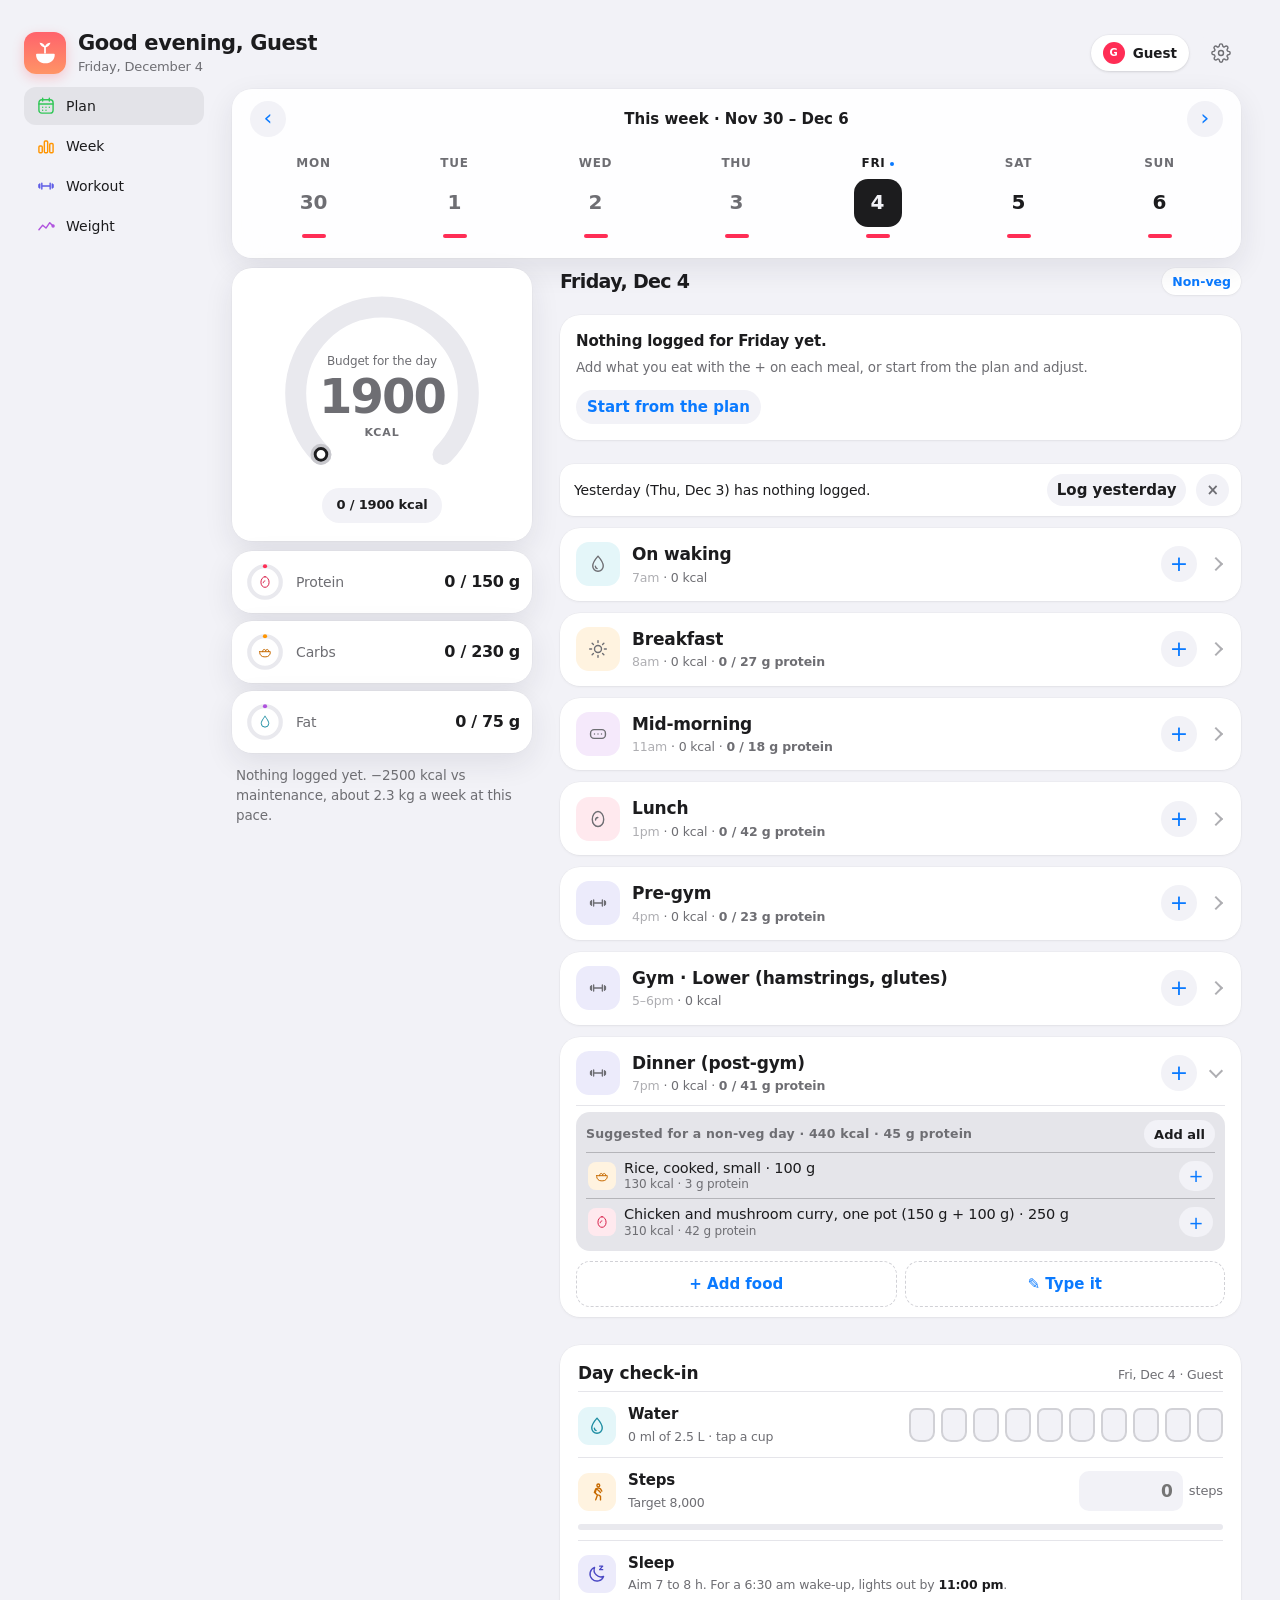
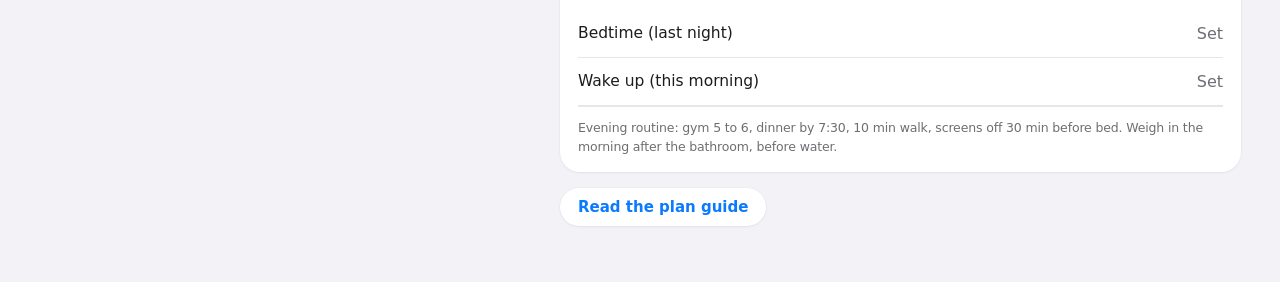
<file: index.html>
<!DOCTYPE html>
<html lang="en">
<head>
<meta charset="utf-8">
<meta name="viewport" content="width=device-width, initial-scale=1, viewport-fit=cover">
<title>Meal Planner</title>
<meta name="theme-color" content="#f2f2f7" id="themeColor">
<meta name="apple-mobile-web-app-capable" content="yes">
<meta name="apple-mobile-web-app-status-bar-style" content="default">
<meta name="format-detection" content="telephone=no">
<meta name="apple-mobile-web-app-title" content="Meal Planner">
<link rel="manifest" href="manifest.json">
<link rel="icon" href="favicon.ico?v=2" sizes="48x48">
<link rel="icon" href="favicon.svg?v=2" type="image/svg+xml">
<link rel="icon" href="favicon-32.png?v=2" sizes="32x32" type="image/png">
<link rel="apple-touch-icon" href="apple-touch-icon.png?v=2">
<link rel="apple-touch-startup-image" href="splash/1320x2868-light.png?v=2" media="(device-width: 440px) and (device-height: 956px) and (-webkit-device-pixel-ratio: 3) and (prefers-color-scheme: light)">
<link rel="apple-touch-startup-image" href="splash/1320x2868-dark.png?v=2" media="(device-width: 440px) and (device-height: 956px) and (-webkit-device-pixel-ratio: 3) and (prefers-color-scheme: dark)">
<link rel="apple-touch-startup-image" href="splash/1206x2622-light.png?v=2" media="(device-width: 402px) and (device-height: 874px) and (-webkit-device-pixel-ratio: 3) and (prefers-color-scheme: light)">
<link rel="apple-touch-startup-image" href="splash/1206x2622-dark.png?v=2" media="(device-width: 402px) and (device-height: 874px) and (-webkit-device-pixel-ratio: 3) and (prefers-color-scheme: dark)">
<link rel="apple-touch-startup-image" href="splash/1290x2796-light.png?v=2" media="(device-width: 430px) and (device-height: 932px) and (-webkit-device-pixel-ratio: 3) and (prefers-color-scheme: light)">
<link rel="apple-touch-startup-image" href="splash/1290x2796-dark.png?v=2" media="(device-width: 430px) and (device-height: 932px) and (-webkit-device-pixel-ratio: 3) and (prefers-color-scheme: dark)">
<link rel="apple-touch-startup-image" href="splash/1179x2556-light.png?v=2" media="(device-width: 393px) and (device-height: 852px) and (-webkit-device-pixel-ratio: 3) and (prefers-color-scheme: light)">
<link rel="apple-touch-startup-image" href="splash/1179x2556-dark.png?v=2" media="(device-width: 393px) and (device-height: 852px) and (-webkit-device-pixel-ratio: 3) and (prefers-color-scheme: dark)">
<link rel="apple-touch-startup-image" href="splash/1170x2532-light.png?v=2" media="(device-width: 390px) and (device-height: 844px) and (-webkit-device-pixel-ratio: 3) and (prefers-color-scheme: light)">
<link rel="apple-touch-startup-image" href="splash/1170x2532-dark.png?v=2" media="(device-width: 390px) and (device-height: 844px) and (-webkit-device-pixel-ratio: 3) and (prefers-color-scheme: dark)">
<link rel="apple-touch-startup-image" href="splash/1125x2436-light.png?v=2" media="(device-width: 375px) and (device-height: 812px) and (-webkit-device-pixel-ratio: 3) and (prefers-color-scheme: light)">
<link rel="apple-touch-startup-image" href="splash/1125x2436-dark.png?v=2" media="(device-width: 375px) and (device-height: 812px) and (-webkit-device-pixel-ratio: 3) and (prefers-color-scheme: dark)">
<link rel="apple-touch-startup-image" href="splash/1242x2688-light.png?v=2" media="(device-width: 414px) and (device-height: 896px) and (-webkit-device-pixel-ratio: 3) and (prefers-color-scheme: light)">
<link rel="apple-touch-startup-image" href="splash/1242x2688-dark.png?v=2" media="(device-width: 414px) and (device-height: 896px) and (-webkit-device-pixel-ratio: 3) and (prefers-color-scheme: dark)">
<link rel="apple-touch-startup-image" href="splash/1242x2208-light.png?v=2" media="(device-width: 414px) and (device-height: 736px) and (-webkit-device-pixel-ratio: 3) and (prefers-color-scheme: light)">
<link rel="apple-touch-startup-image" href="splash/1242x2208-dark.png?v=2" media="(device-width: 414px) and (device-height: 736px) and (-webkit-device-pixel-ratio: 3) and (prefers-color-scheme: dark)">
<link rel="apple-touch-startup-image" href="splash/828x1792-light.png?v=2" media="(device-width: 414px) and (device-height: 896px) and (-webkit-device-pixel-ratio: 2) and (prefers-color-scheme: light)">
<link rel="apple-touch-startup-image" href="splash/828x1792-dark.png?v=2" media="(device-width: 414px) and (device-height: 896px) and (-webkit-device-pixel-ratio: 2) and (prefers-color-scheme: dark)">
<link rel="apple-touch-startup-image" href="splash/750x1334-light.png?v=2" media="(device-width: 375px) and (device-height: 667px) and (-webkit-device-pixel-ratio: 2) and (prefers-color-scheme: light)">
<link rel="apple-touch-startup-image" href="splash/750x1334-dark.png?v=2" media="(device-width: 375px) and (device-height: 667px) and (-webkit-device-pixel-ratio: 2) and (prefers-color-scheme: dark)">
<link rel="icon" type="image/png" sizes="192x192" href="icon-192.png?v=2">
<link rel="stylesheet" href="app.css?v=87">
</head>
<body>
<div id="boot" aria-hidden="true"><div class="boot-logo"><svg viewBox="0 0 512 512" fill="#fff" aria-hidden="true"><path d="M80 272h352a16 16 0 0 1 16 16c0 95-77 172-184 172S80 383 80 288a16 16 0 0 1 16-16z"/><rect x="239" y="118" width="34" height="150" rx="10"/><path d="M256 150c-50-6-94-44-108-96 52 0 96 28 108 76z"/><path d="M256 150c50-6 94-44 108-96-52 0-96 28-108 76z"/></svg></div><div class="boot-name">Meal Planner</div></div>
<div id="landing" hidden>
  <div class="ld-in">
    <div class="ld-brand"><span class="ld-logo"><svg viewBox="0 0 512 512" fill="#fff" aria-hidden="true"><path d="M80 272h352a16 16 0 0 1 16 16c0 95-77 172-184 172S80 383 80 288a16 16 0 0 1 16-16z"/><rect x="239" y="118" width="34" height="150" rx="10"/><path d="M256 150c-50-6-94-44-108-96 52 0 96 28 108 76z"/><path d="M256 150c50-6 94-44 108-96-52 0-96 28-108 76z"/></svg></span><b>Meal Planner</b></div>
    <h1>Eat on target, as a household.</h1>
    <p class="ld-sub">Log meals, water, sleep and weight on your phone. A calorie and protein gauge for each person, meal suggestions that respect veg days, and one place where the family can see how everyone is doing.</p>
    <div class="ld-cta"><button class="btn pri" id="ldDemo">Try the demo</button><button class="btn" id="ldLogin">Sign in</button><button class="btn q" id="ldSignup">I have an invite</button></div>
    <p class="ld-sub ld-note">Accounts are by invitation. Households run on their own server copy; the source is public if you want to host yours.</p>
    <div class="ld-cards">
      <div class="ld-card"><span class="rico c-green"><svg viewBox="0 0 24 24"><path d="M4 12.5l5 5 11-11"/></svg></span><b>Protein first</b><span>Every meal shows calories and protein against your own targets, with portion chips for pieces, cups and grams.</span></div>
      <div class="ld-card"><span class="rico c-orange"><svg viewBox="0 0 24 24"><path d="M12 3.5c-4 4-6 7-6 10a6 6 0 0 0 12 0c0-3-2-6-6-10z"/></svg></span><b>Veg days, your way</b><span>Mark the days you eat vegetarian and the suggestions follow: eggs, paneer, soya, tofu or chicken as the day allows.</span></div>
      <div class="ld-card"><span class="rico c-blue"><svg viewBox="0 0 24 24"><circle cx="9" cy="8" r="3.2"/><circle cx="16.5" cy="9.5" r="2.6"/><path d="M3.5 19c.6-3.2 2.8-5 5.5-5s4.9 1.8 5.5 5M14.5 18.5c.4-2.2 1.6-3.6 3.3-3.8 1.3-.1 2.4.6 3 1.8"/></svg></span><b>Household, not accounts</b><span>Invite family by e-mail. Each person logs their own; the household owner can see and help with everyone's.</span></div>
      <div class="ld-card"><span class="rico c-gray"><svg viewBox="0 0 24 24"><rect x="5" y="10.5" width="14" height="10" rx="2.5"/><path d="M8 10.5V7.5a4 4 0 0 1 8 0v3"/></svg></span><b>Private by design</b><span>No ads, no tracking, no selling data. Export everything as a spreadsheet or delete your account in one tap.</span></div>
    </div>
    <div class="ld-foot"><a href="privacy.html">Privacy</a> · <a href="https://github.com/krishtechie/meal-plan-security" rel="noopener">Source on GitHub</a> · <span id="ldVer"></span></div>
  </div>
</div>
<div class="app">
  <header class="hdr">
    <div class="brand"><div class="logo" aria-hidden="true"><svg viewBox="0 0 512 512" fill="#fff" aria-hidden="true"><path d="M80 272h352a16 16 0 0 1 16 16c0 95-77 172-184 172S80 383 80 288a16 16 0 0 1 16-16z"/><rect x="239" y="118" width="34" height="150" rx="10"/><path d="M256 150c-50-6-94-44-108-96 52 0 96 28 108 76z"/><path d="M256 150c50-6 94-44 108-96-52 0-96 28-108 76z"/></svg></div><div><h1 id="greet">Meal Planner</h1><small id="today"></small></div></div>
    <div class="seg"><button class="who on" data-who="guest"><span class="av">G</span><span class="nm">Guest</span></button></div><div id="demoBar" hidden><span>Demo: nothing is saved</span><button class="btn q" id="demoSignup">Create account</button><button class="btn q" id="demoExit">Exit</button></div>
    <span class="sync" id="sync"></span><button class="icon" id="openSettings" title="Settings"><svg width="20" height="20" viewBox="0 0 24 24" fill="none" stroke="currentColor" stroke-width="1.8" stroke-linecap="round" stroke-linejoin="round"><circle cx="12" cy="12" r="3"/><path d="M19.4 15a1.65 1.65 0 0 0 .33 1.82l.06.06a2 2 0 1 1-2.83 2.83l-.06-.06a1.65 1.65 0 0 0-1.82-.33 1.65 1.65 0 0 0-1 1.51V21a2 2 0 1 1-4 0v-.09a1.65 1.65 0 0 0-1-1.51 1.65 1.65 0 0 0-1.82.33l-.06.06a2 2 0 1 1-2.83-2.83l.06-.06A1.65 1.65 0 0 0 4.6 15a1.65 1.65 0 0 0-1.51-1H3a2 2 0 1 1 0-4h.09A1.65 1.65 0 0 0 4.6 9a1.65 1.65 0 0 0-.33-1.82l-.06-.06a2 2 0 1 1 2.83-2.83l.06.06A1.65 1.65 0 0 0 9 4.6a1.65 1.65 0 0 0 1-1.51V3a2 2 0 1 1 4 0v.09a1.65 1.65 0 0 0 1 1.51 1.65 1.65 0 0 0 1.82-.33l.06-.06a2 2 0 1 1 2.83 2.83l-.06.06A1.65 1.65 0 0 0 19.4 9a1.65 1.65 0 0 0 1.51 1H21a2 2 0 1 1 0 4h-.09a1.65 1.65 0 0 0-1.51 1z"/></svg></button>
  </header>

  <nav class="nav"><div class="in">
    <button data-view="plan" class="on"><svg viewBox="0 0 24 24"><rect x="3.5" y="4.5" width="17" height="16" rx="3.5"/><path d="M3.5 9.5h17M8 2.5v3.5M16 2.5v3.5M8 13.5h.01M12 13.5h.01M16 13.5h.01M8 17h.01M12 17h.01"/></svg>Plan</button>
    <button data-view="week"><svg viewBox="0 0 24 24"><rect x="3.5" y="12" width="4" height="8" rx="1.2"/><rect x="10" y="6" width="4" height="14" rx="1.2"/><rect x="16.5" y="9" width="4" height="11" rx="1.2"/></svg>Week</button>
    <button data-view="workout"><svg viewBox="0 0 24 24"><path d="M7 8.5v7M17 8.5v7M3.5 10.5v3M20.5 10.5v3M4.5 9.5v5M19.5 9.5v5M7 12h10"/></svg>Workout</button>
    <button data-view="weight"><svg viewBox="0 0 24 24"><path d="M3.5 16.5l4.5-5.5 4 3.5 4.5-6.5 4 4"/><circle cx="20.5" cy="12" r="1.2"/></svg>Weight</button>
  </div></nav>

  <section id="vPlan">
    <div class="weekcard">
      <div class="weeknav"><button class="wkbtn" id="wkPrev" aria-label="Previous week">‹</button><button class="wklbl" id="wkLbl" title="Back to this week"></button><button class="wkbtn" id="wkNext" aria-label="Next week">›</button></div>
      <div class="strip" id="days"></div>
    </div>
    <div class="sum" id="totals"></div>
    <div class="warn" id="warn"></div>
    <div class="title"><h2 id="title"></h2><div class="tbtns"><button class="daysw" id="daySwitch"></button><button class="daysw copy" id="copyDay"></button></div></div>
    <div class="note" id="subtitle" data-s="s3"></div>
    <div class="tl" id="meals"></div>
    <div class="rules" id="pnotes" data-s="s4"></div>
    <div class="checkin" id="checkin"></div>
    <div class="guidebtn"><button class="btn q" id="openGuide">Read the plan guide</button></div>
  </section>

  <section id="vWeek" hidden>
    <div class="title"><h2 id="wkTitle"></h2></div>
    <div id="score"></div>
    <div class="note" data-s="s6">Totals for each day as logged. Tap a row to open that day.</div>
    <div class="tblwrap"><table><thead><tr><th>Day</th><th>Type</th><th>kcal</th><th>Protein</th><th class="hide-m">Carbs</th><th class="hide-m">Fat</th></tr></thead><tbody id="wkBody"></tbody></table></div>
  </section>

  <section id="vWorkout" hidden>
    <div class="title"><h2 id="woTitle"></h2></div>
    <div class="note" data-s="s6" id="woSub"></div>
    <div id="woDays"></div>
  </section>

  <section id="vWeight" hidden>
    <div class="title"><h2 id="wtTitle"></h2></div>
    <div class="note">Weigh in the morning after the bathroom, before food. Synced to every device in the household.</div>
    <div class="card form" id="wtForm">
      <label class="cell"><span class="cl">Date</span><span class="cv picker"><b id="wtDateLbl">Today</b><input type="date" id="wtDate" aria-label="Date"></span></label>
      <label class="cell"><span class="cl">Weight</span><span class="cv"><input type="number" step="0.1" inputmode="decimal" autocomplete="off" name="weight-kg" id="wtVal" placeholder="0.0" aria-label="Weight in kg"><em>kg</em></span></label>
      <button class="btn pri wide" id="wtAdd">Add weigh-in</button>
    </div>
    <div class="kpis3" id="wtStats"></div>
    <div class="card chart" id="wtChart"></div>
    <div class="tblwrap"><table><thead><tr><th>Date</th><th>kg</th><th>7-day avg</th><th></th></tr></thead><tbody id="wtBody"></tbody></table></div>
  </section>
</div>

<div class="ov" id="ov">
  <div class="sheet ios add">
    <div class="shead"><span class="stitle" id="shTitle"></span><button class="sdone" id="shClose">Done</button></div>
    <div class="searchwrap"><input class="search" id="search" type="search" name="food-search" autocomplete="off" autocorrect="off" autocapitalize="none" enterkeyhint="search" placeholder="Search food"></div>
    <div class="cats" id="cats"></div>
    <div class="gf top" id="shSub"></div>
    <div id="opts"></div>
  </div>
</div>

<div class="ov" id="ovKey">
  <div class="sheet" data-s="s8">
    <h3 id="keyTitle">Sign in</h3>
    <div class="sub" id="keySub">Use the e-mail and password of your account.</div>
    <input class="search" id="keyName" type="text" placeholder="Your name" autocomplete="name" maxlength="40" data-m="signup" hidden>
    <input class="search" id="keyEmail" type="email" placeholder="E-mail" autocomplete="email" inputmode="email" autocapitalize="off" data-m="login signup forgot">
    <input class="search" id="keyIn" type="password" placeholder="Password" autocomplete="current-password" data-m="login signup reset" data-s="s13">
    <input class="search" id="keyIn2" type="password" placeholder="Repeat password" autocomplete="new-password" data-m="signup reset" hidden>
    <input class="search" id="keyHh" type="text" placeholder="Household name (optional)" maxlength="40" data-m="signup" hidden>
    <input class="search" id="keyCode" type="text" placeholder="Invite code (from your invite link)" autocapitalize="off" autocomplete="off" data-m="signup" hidden>
    <label class="chk" id="keyAdult" data-m="signup" hidden><input type="checkbox" id="keyAdultCb"> I am 18 or older</label>
    <div class="sub" id="keyMsg" data-s="s9"></div>
    <button class="btn pri" id="keyGo">Sign in</button>
    <div class="authlinks"><button class="btn q" id="keyToForgot" type="button">Forgot password?</button><button class="btn q" id="keyToSignup" type="button" hidden>Create account</button><button class="btn q" id="keyToLogin" type="button" hidden>Back to sign in</button></div>
    <button class="btn q" id="keySkip" hidden>Use this device only</button>
  </div>
</div>

<div class="ov" id="ovOnb">
  <div class="sheet ios">
    <div class="shead"><span class="stitle" id="onbTitle">About you</span><span class="sdone" id="onbStep">1 of 5</span></div>
    <div id="onbBody"></div>
    <div class="onbnav"><button class="btn q" id="onbBack">Back</button><button class="btn pri" id="onbNext">Next</button></div>
    <div class="gf" id="onbMsg"></div>
  </div>
</div>

<div class="ov" id="ovAcct">
  <div class="sheet ios">
    <div class="shead"><span class="stitle">Account</span><button class="sdone" id="acClose">Done</button></div>
    <div class="acphoto"><span class="acav big" id="acAv2"></span><div class="acbtns"><button class="btn q" id="acPhotoPick">Choose photo</button><button class="btn q red" id="acPhotoDel" hidden>Remove</button></div><input type="file" id="acPhotoFile" accept="image/*" hidden></div>
    <div class="gh">Name</div>
    <div class="grp"><div class="row"><input class="hhin" id="acNameIn" type="text" maxlength="40"><button class="btn q" id="acNameSave">Save</button></div><div class="gf acmsg" id="acNameMsg"></div></div>
    <div class="gh">E-mail</div>
    <div class="grp"><div class="row"><input class="hhin" id="acMailIn" type="email" inputmode="email" autocapitalize="off"></div><div class="row"><input class="hhin" id="acMailPw" type="password" placeholder="Current password" autocomplete="current-password"><button class="btn q" id="acMailSave">Change</button></div><div class="gf acmsg" id="acMailMsg"></div></div>
    <div class="gf" id="acMailNote">A confirmation link goes to the new address; the old one keeps working until you tap it.</div>
    <div class="gh">Password</div>
    <div class="grp"><div class="row"><input class="hhin" id="acPwOld" type="password" placeholder="Current password" autocomplete="current-password"></div><div class="row"><input class="hhin" id="acPwNew" type="password" placeholder="New password (10+ characters)" autocomplete="new-password"></div><div class="row"><input class="hhin" id="acPwNew2" type="password" placeholder="Repeat new password" autocomplete="new-password"><button class="btn q" id="acPwSave">Change</button></div><div class="gf acmsg" id="acPwMsg"></div></div>
    <div class="gf">Changing the password signs out every other device.</div>
    <div class="grp"><button class="row navr" id="acOutAll"><div class="rl"><span class="rico c-orange"><svg viewBox="0 0 24 24"><rect x="6.5" y="3" width="11" height="18" rx="2.5"/><path d="M11 17.5h2"/></svg></span><span>Sign out of all other devices</span></div></button></div>
    <div class="gf" id="acMsg"></div>
  </div>
</div>

<div class="ov" id="ovCrop">
  <div class="sheet ios">
    <div class="shead"><button class="sdone plain" id="cropCancel">Cancel</button><span class="stitle">Move and scale</span><button class="sdone" id="cropSave">Save</button></div>
    <div class="cropwrap"><canvas id="cropCv" width="300" height="300"></canvas><div class="cropmask"></div></div>
    <input type="range" id="cropZoom" min="1" max="4" step="0.01" value="1" class="cropzoom">
    <div class="gf" id="cropMsg">Drag to move, slide to zoom. The saved photo is a 256 px square, about 20 KB.</div>
  </div>
</div>

<div class="ov" id="ovSec">
  <div class="sheet ios">
    <div class="shead"><span class="stitle">Security</span><button class="sdone" id="secClose">Done</button></div>
    <div id="secBody"><div class="gf">Loading…</div></div>
  </div>
</div>

<div class="ov" id="ovAdm">
  <div class="sheet ios">
    <div class="shead"><span class="stitle">Sign-up invites</span><button class="sdone" id="admClose">Done</button></div>
    <div class="gf top">Each invite lets one person create their own household. It works once and expires after 14 days. You do not get access to their data.</div>
    <div class="gh">New invite</div>
    <div class="grp"><div class="row"><input class="hhin" id="admNote" type="text" maxlength="40" placeholder="Who is it for (shown only to you)"></div><button class="row navr" id="admNew"><div class="rl"><span class="rico c-blue"><svg viewBox="0 0 24 24"><path d="M12 5v14M5 12h14"/></svg></span><span>Create invite link</span></div></button></div>
    <div class="gf" id="admMsg"></div>
    <div class="gh">Invites</div>
    <div class="grp" id="admList"></div>
  </div>
</div>

<div class="ov" id="ovHh">
  <div class="sheet ios">
    <div class="shead"><span class="stitle">Household</span><button class="sdone" id="hhClose">Done</button></div>
    <div class="gh">Name</div>
    <div class="grp"><div class="row"><input class="hhin" id="hhName" type="text" maxlength="40" placeholder="Home"><button class="btn q" id="hhNameSave">Save</button></div></div>
    <div class="gh">People</div>
    <div class="grp" id="hhList"></div>
    <div class="gf" id="hhFoot"></div>
    <div id="hhInvite" hidden>
      <div class="gh">Add someone</div>
      <div class="grp"><div class="row"><input class="hhin" id="hhNewName" type="text" maxlength="40" placeholder="Their name"></div><div class="row"><input class="hhin" id="hhEmail" type="email" inputmode="email" autocapitalize="off" placeholder="Their e-mail"></div><button class="row navr" id="hhInviteGo"><div class="rl"><span class="rico c-blue"><svg viewBox="0 0 24 24"><path d="M12 5v14M5 12h14"/></svg></span><span>Send invite</span></div></button></div>
      <div class="gf" id="hhMsg">They get an e-mail with a link to set their own password. Their meals, water, sleep and weight are their own; you can see and edit them as the owner.</div>
    </div>
  </div>
</div>

<div class="ov" id="ovGuide">
  <div class="sheet">
    <h3>Plan guide</h3>
    <div class="sub">The rules behind the numbers. Read once, then let the app do the nagging.</div>
    <div class="rules guide">
      <h3>Lean as fast as possible, no shortcuts</h3>
      <ul>
        <li><b>The deficit is set at the fastest safe pace:</b> about 650 kcal a day under maintenance, 0.6 to 0.7 kg a week. Going lower than your floor (shown in the warnings) is the shortcut that backfires: you lose muscle, look softer at the same weight, and rebound.</li>
        <li><b>Protein is non-negotiable:</b> around 1.9 g per kg. It is the difference between "lost weight" and "look lean".</li>
        <li><b>Lift 4 days, walk every day.</b> 8,000 to 10,000 steps. Cardio alone makes you a smaller version of the same shape.</li>
        <li><b>No cheat days, one treat meal.</b> The app flags a second one.</li>
        <li><b>Milk:</b> the plan assumes 3% milk. Whole or 6% milk has double the fat for the same protein, keep it for an occasional glass.</li>
        <li><b>Sleep 7 hrs.</b> Under 6 hrs the body drops muscle instead of fat on the same diet.</li>
        <li><b>Check-in every 2 weeks:</b> if the 7-day average hasn't moved for 2 weeks, cut 100 kcal from carbs, never from protein. If you feel flat and weak for 3 days straight, eat at maintenance for one day and continue.</li>
      </ul>
      <h3 data-s="s5">Breakfast rotation (one rule: protein on the plate)</h3>
      <ul>
        <li><b>Non-veg days:</b> any Indian breakfast + 2 eggs. Idli + eggs, dosa + eggs, poha + eggs, upma + eggs, bread + eggs. Eggs are the protein, the Indian item is the carb.</li>
        <li><b>Veg days:</b> any Indian breakfast + a whey shake. Pesarattu + whey is the best of them (36 g protein). Upma + curd also works.</li>
        <li><b>Overnight oats</b> with chia and berries, or oats + whey + chia + berries: the highest protein, zero morning effort. Granola with milk 2 or 3 times a week, 30 to 40 g.</li>
        <li><b>Fruit for breakfast</b> only with protein beside it: banana + Greek yogurt + nuts, or fruit bowl + whey. A fruit-only breakfast is 300 kcal of sugar and 5 g protein, you'll be hungry by 10.</li>
        <li><b>Bread + maple syrup, pancakes:</b> treats. Sunday, once, with 2 eggs beside them so the meal still has protein.</li>
        <li>Nuts: 15 to 20 g on top of oats, granola or yogurt. Never from the bag.</li>
      </ul>
      <h3 data-s="s5">Cheap protein (when eggs and chicken cost too much)</h3>
      <ul>
        <li><b>$ per 30 g protein, cheapest first:</b> whey (big bag from a warehouse store), soya chunks, dal and chana, milk, canned sardines, curd. Then egg whites by the carton, eggs, Greek yogurt and skyr, tofu, frozen basa, chicken legs and thighs. Chicken breast, fish fillets, prawns, mutton and paneer are the expensive ones.</li>
        <li><b>Veggie salad is free food, eat it with every lunch and dinner.</b> But it counts toward protein only if it carries some: add 2 eggs, 150 g tofu, 200 g chana, sprouted moong or 80 g paneer. A plain salad is 35 kcal and 1 g protein, it fills the plate, not the target.</li>
        <li>The swap sheet shows $, $$ or $$$ beside each protein. The warning panel suggests the cheapest way to close a protein gap.</li>
      </ul>
      <h3 data-s="s5">Daily cooking, fresh (about 45 min total)</h3>
      <ul>
        <li><b>Morning, 10 min:</b> lime water on, boil the eggs while oats cook in milk. Chia and berries go in cold. That is breakfast for two.</li>
        <li><b>Lunch, 20 min, one pot:</b> onion, tomato, ginger-garlic in 2 tsp peanut oil, add the protein (chicken, or soya / paneer on veg days), add 300 g chopped veg, salt, turmeric, chilli, coriander, lid on 12 min. Rice in the cooker at the same time. Serve the bigger portion to the higher target.</li>
        <li><b>Dinner, 15 min, one pan:</b> tofu or chicken-mushroom, same base, higher heat, no lid. Rice 100 g each from lunch's cooker is fine for the same day.</li>
        <li><b>The only things worth making ahead:</b> dal (2 days), boiled chana (3 days), chicken marinated in curd + masala the night before (cooks faster, tastes better). Everything else is fresh.</li>
        <li><b>Chop once a day:</b> cut all the veg for lunch and dinner in the morning, two containers, done.</li>
        <li><b>Freezer staples</b> for the days you can't cook: frozen mixed veg, peas, spinach, berries. Tofu-veg stir-fry from frozen veg is 8 minutes.</li>
      </ul>
      <h3 data-s="s5">Food rules</h3>
      <ul>
        <li>If the ring is amber, add whey, Greek yogurt or egg whites. Red means fix it before you eat the next meal.</li>
        <li>All weights are cooked weight except whey, oats, granola, poha, rava and roasted chana (dry).</li>
        <li>Curries: 1 tsp cold-pressed peanut oil per serving (olive oil on salads, coconut oil or ghee only as a 1 tsp swap). Every oil and ghee is 45 kcal a teaspoon, the type doesn't matter for fat loss, the amount does. Oil is the hidden 300 kcal in home cooking. Puri, biryani and pasta sit in the Treat group: one per week, enter it and move on.</li>
        <li>Each meal shows protein eaten / protein needed (green = met, amber = close, red = short). Breakfast 18%, mid-morning 12%, lunch 28%, pre-gym 15%, dinner 27% of your daily target. When the whole day is on target every meal shows green; when the day is short, the red meal is the one to fix first, with a bigger portion of the protein already in it.</li>
        <li><b>Ate something different?</b> + Add food → Custom. Pick ingredients and enter grams or pieces (e.g. 100 ml 6% milk, 40 g granola, 20 blueberries) and it is logged with exact numbers and saved under My foods for next time.</li>
        <li>Meals are kept to 1 or 2 items. Lunch and dinner are a one-pot protein-and-veg curry plus one carb. Breakfast is 2 items, snacks are 1. Salad is free, add it when you want it. Use − and + on any item to change the portion in half steps. Swap stays inside the same group. Add food builds a meal from scratch.</li>
        <li>Craving kit: dark chocolate 2 squares, chai with 1/2 tsp sugar, fruit, or curd with cinnamon. Keep the pantry boring.</li>
        <li>10 min walk after lunch and dinner. 3 L water. 7 hrs sleep. Weigh every morning, judge the weekly average.</li>
      </ul>
      <div class="note">Workouts live in the Workout tab, split by body part per day.</div>
    </div>
    <button class="btn close q" id="guideClose">Done</button>
  </div>
</div>
<div class="ov" id="ovProf">
  <div class="sheet ios">
    <div class="shead"><button class="sdone plain" id="pfCancel">Cancel</button><span class="stitle">Profiles</span><button class="sdone" id="pfSave">Save</button></div>
    <div class="gf top">Targets drive the gauge, warnings and suggestions. Notes show on that person's Plan tab.</div>
    <div class="pfwrap" id="pfForm"></div>
    <button class="btn q" id="pfOnb" type="button">Run setup again for me (recalculate targets)</button>
    <div class="gf" id="pfMsg"></div>
  </div>
</div>
<div class="ov" id="ovDev">
  <div class="sheet ios">
    <div class="shead"><span class="stitle">Devices</span><button class="sdone" id="devClose">Done</button></div>
    <div class="gf top">Every phone or browser that signed in has its own session. Sessions end after 30 days without use, or when you remove them here. Removing one does not touch your data.</div>
    <div class="grp" id="devList"></div>
  </div>
</div>
<div class="ov" id="ovAudit">
  <div class="sheet ios">
    <div class="shead"><span class="stitle">Activity</span><button class="sdone" id="auClose">Done</button></div>
    <div class="gf top" id="auSub">Loading…</div>
    <div class="austats" id="auStats"></div>
    <div class="aufil" id="auFil"><button data-f="main" class="on">Activity</button><button data-f="signin">Sign-ins</button><button data-f="problem">Problems</button><button data-f="save">Saves</button><button data-f="all">Everything</button></div>
    <div class="alog" id="auList"></div>
    <div class="grp top"><button class="row act" id="auRefresh">Refresh</button><button class="row act" id="auCsv">Download CSV</button></div>
  </div>
</div>
<div class="ov" id="ovSet">
  <div class="sheet ios">
    <div class="shead"><span class="stitle">Settings · <span id="whoName"></span></span><button class="sdone" id="setClose2">Done</button></div>
    <button class="acct" id="openAcct" hidden><span class="acav" id="acAv"></span><span class="actxt"><b id="acName"></b><span id="acMail"></span></span><i class="chev"></i></button>
    <div class="grp">
      <div class="row stack" data-s="s10"><div class="rl"><span class="rico c-orange"><svg viewBox="0 0 24 24"><circle cx="12" cy="12" r="4"/><path d="M12 2.5v2.2M12 19.3v2.2M2.5 12h2.2M19.3 12h2.2M5.3 5.3l1.6 1.6M17.1 17.1l1.6 1.6M18.7 5.3l-1.6 1.6M6.9 17.1l-1.6 1.6"/></svg></span><span>Appearance</span></div><div class="theme" id="themeSeg"><button data-theme="system">System</button><button data-theme="light">Light</button><button data-theme="dark">Dark</button></div></div>
    </div>
    <div class="gf">System follows the phone. Light and dark force it.</div>
    <div class="gh">Food days</div>
    <div class="grp">
      <div class="row stack" data-s="s10"><div class="rl"><span class="rico c-gray"><svg viewBox="0 0 24 24"><rect x="3.5" y="5" width="17" height="15" rx="2.5"/><path d="M3.5 9.5h17M8 3.5v3M16 3.5v3"/></svg></span><span>Veg days</span></div><div class="vdays" id="vegDays"></div></div>
      <label class="row"><div class="rl"><span class="rico c-green"><svg viewBox="0 0 24 24"><path d="M5 19c0-8 5-13 14-14-1 9-6 14-14 14z"/><path d="M5 19c3-4 6-7 10-10"/></svg></span><span>Veg every day</span></div><span class="swt"><input type="checkbox" id="allVeg"><i></i></span></label>
      <label class="row"><div class="rl"><span class="rico c-red"><svg viewBox="0 0 24 24"><path d="M14.5 4.5a5 5 0 0 1 3.5 8.6l-5.8 5.8-2.6-2.6 5.8-5.8a5 5 0 0 1-.9-6z"/><path d="M9.6 16.3l-2.3 2.3M6.1 14.9l-1.6 1.6a1.3 1.3 0 0 0 1.8 1.8l1.6-1.6"/></svg></span><span>Non-veg every day</span></div><span class="swt"><input type="checkbox" id="allNonVeg"><i></i></span></label>
      <label class="row"><div class="rl"><span class="rico c-yellow"><svg viewBox="0 0 24 24"><path d="M12 3.5c3.6 0 6.5 4.3 6.5 9S15.6 20.5 12 20.5 5.5 17.2 5.5 12.5 8.4 3.5 12 3.5z"/></svg></span><span>Eggs on veg days</span></div><span class="swt"><input type="checkbox" id="eggsVeg"><i></i></span></label>
      <label class="row"><div class="rl"><span class="rico c-blue"><svg viewBox="0 0 24 24"><path d="M3.5 12c2.6-3.6 6-5.5 9.5-5.5 2.8 0 5.2 1.9 6.5 5.5-1.3 3.6-3.7 5.5-6.5 5.5-3.5 0-6.9-1.9-9.5-5.5z"/><path d="M19.5 12l2.5-3M19.5 12l2.5 3"/><circle cx="8" cy="11.2" r=".7" fill="currentColor"/></svg></span><span>Seafood available</span></div><span class="swt"><input type="checkbox" id="seafood"><i></i></span></label>
      <label class="row"><div class="rl"><span class="rico c-purple"><svg viewBox="0 0 24 24"><path d="M3.5 18V9.5a2 2 0 0 1 2-2h13a2 2 0 0 1 2 2V18"/><path d="M3.5 14.5h17M7 11.5h4"/></svg></span><span>Rest day today</span></div><span class="swt"><input type="checkbox" id="rest"><i></i></span></label>
    </div>
    <div class="gf">Tap a day to switch it between veg and non-veg. Veg every day and non-veg every day override the days while on. Eggs stay off on veg days unless turned on. Seafood adds fish and prawn options. Rest day lowers today's calorie target a little.</div>
    <div class="grp">
      <button class="row navr" id="resetDay"><div class="rl"><span class="rico c-gray"><svg viewBox="0 0 24 24"><path d="M4.5 12a7.5 7.5 0 1 0 2.2-5.3"/><path d="M4.5 4.5v4h4"/></svg></span><span>Reset this day to the plan</span></div><i class="chev"></i></button>
      <button class="row navr red" id="resetAll"><div class="rl"><span class="rico c-red"><svg viewBox="0 0 24 24"><path d="M5 7h14M9.5 7V4.8h5V7M7 7l.8 12h8.4L17 7"/></svg></span><span>Reset all days</span></div><i class="chev"></i></button>
    </div>
    <div id="admGrp" hidden><div class="gh">App admin</div>
    <div class="grp"><button class="row navr" id="openAdm"><div class="rl"><span class="rico c-orange"><svg viewBox="0 0 24 24"><rect x="4" y="5" width="16" height="14" rx="2.5"/><path d="M8 10h8M8 14h5"/></svg></span><span>Sign-up invites</span></div><i class="chev"></i></button><button class="row navr" id="openSec"><div class="rl"><span class="rico c-red"><svg viewBox="0 0 24 24"><path d="M12 3l7 3v5c0 4.5-3 8.5-7 10-4-1.5-7-5.5-7-10V6z"/><path d="M9.5 12l2 2 3.5-3.5"/></svg></span><span>Security and households</span></div><i class="chev"></i></button></div>
    <div class="gf">Hand out links that let other people create their own household on this site.</div></div>
    <div class="gh">Household</div>
    <div class="grp"><button class="row navr" id="openHh"><div class="rl"><span class="rico c-blue"><svg viewBox="0 0 24 24"><circle cx="9" cy="8" r="3.2"/><circle cx="16.5" cy="9.5" r="2.6"/><path d="M3.5 19c.6-3.2 2.8-5 5.5-5s4.9 1.8 5.5 5M14.5 18.5c.4-2.2 1.6-3.6 3.3-3.8 1.3-.1 2.4.6 3 1.8"/></svg></span><span>People and invites</span></div><i class="chev"></i></button></div>
    <div class="gf" id="accInfo"></div>
    <div class="gh">Profiles</div>
    <div class="grp"><button class="row navr" id="openProf"><div class="rl"><span class="rico c-blue"><svg viewBox="0 0 24 24"><circle cx="12" cy="8" r="3.8"/><path d="M4.5 20c.8-3.8 3.9-6 7.5-6s6.7 2.2 7.5 6"/></svg></span><span>Edit profiles</span></div><i class="chev"></i></button></div>
    <div class="gf">Names, calorie and protein targets, weight and step goals, and notes. Saved on the server, shown only after sign-in.</div>
    <div class="gh">Sync</div>
    <div class="grp">
      <button class="row navr" id="syncNow"><div class="rl"><span class="rico c-green"><svg viewBox="0 0 24 24"><path d="M19.5 12a7.5 7.5 0 0 1-13 5.1"/><path d="M4.5 12a7.5 7.5 0 0 1 13-5.1"/><path d="M17.5 3.5v3.6h-3.6M6.5 20.5v-3.6h3.6"/></svg></span><span>Sync now</span></div><span class="rv" id="syncState"></span><i class="chev"></i></button>
      <button class="row navr" id="openDev"><div class="rl"><span class="rico c-green"><svg viewBox="0 0 24 24"><rect x="6.5" y="3" width="11" height="18" rx="2.5"/><path d="M11 17.5h2"/></svg></span><span>Signed-in devices</span></div><i class="chev"></i></button>
      <button class="row navr" id="resendVerify" hidden><div class="rl"><span class="rico c-orange"><svg viewBox="0 0 24 24"><rect x="3.5" y="6" width="17" height="12" rx="2"/><path d="M4 7l8 6 8-6"/></svg></span><span>Resend confirmation e-mail</span></div></button>
      <button class="row navr red" id="syncOut"><div class="rl"><span class="rico c-red"><svg viewBox="0 0 24 24"><path d="M9 4.5H5.5a1 1 0 0 0-1 1v13a1 1 0 0 0 1 1H9"/><path d="M13 8l4 4-4 4M17 12H8.5"/></svg></span><span>Sign out on this device</span></div><i class="chev"></i></button>
    </div>
    <div class="gf" id="syncInfo"></div>
    <div class="grp"><button class="row navr red" id="accDelete"><div class="rl"><span class="rico c-red"><svg viewBox="0 0 24 24"><path d="M5 7h14M9.5 7V4.5h5V7M7 7l.8 12.5h8.4L17 7"/></svg></span><span>Delete account and data</span></div></button></div>
    <div class="gh">Export</div>
    <div class="grp">
      <button class="row navr" id="xlsExport"><div class="rl"><span class="rico c-green"><svg viewBox="0 0 24 24"><path d="M7 3.5h7l4 4v13H7z"/><path d="M14 3.5v4h4M9.5 12h5M9.5 15.5h5"/></svg></span><span>Export to Excel</span></div><i class="chev"></i></button>
      <button class="row navr" id="csvExport"><div class="rl"><span class="rico c-gray"><svg viewBox="0 0 24 24"><path d="M7 3.5h7l4 4v13H7z"/><path d="M14 3.5v4h4M9.5 12h5M9.5 15.5h5"/></svg></span><span>Export CSV</span></div><i class="chev"></i></button>
    </div>
    <div class="gf">Food log, check-ins, weight history and workouts for everyone in the household. Opens in Excel, Numbers and Google Sheets.<span id="bkMsg" data-s="s13"></span></div>
    <div class="gh">Activity</div>
    <div class="grp"><button class="row navr" id="openAudit"><div class="rl"><span class="rico c-orange"><svg viewBox="0 0 24 24"><path d="M8 6.5h11M8 12h11M8 17.5h11"/><circle cx="4.8" cy="6.5" r=".9"/><circle cx="4.8" cy="12" r=".9"/><circle cx="4.8" cy="17.5" r=".9"/></svg></span><span>View activity log</span></div><i class="chev"></i></button></div>
    <div class="gf">Every sign-in, sync and save on the server, with the result and which device it came from.</div>
    <div class="ver" id="appVer">Meal Planner v18.0.0</div>
  </div>
</div>

<script src="app.js?v=87" defer></script>
</body>
</html>
</file>
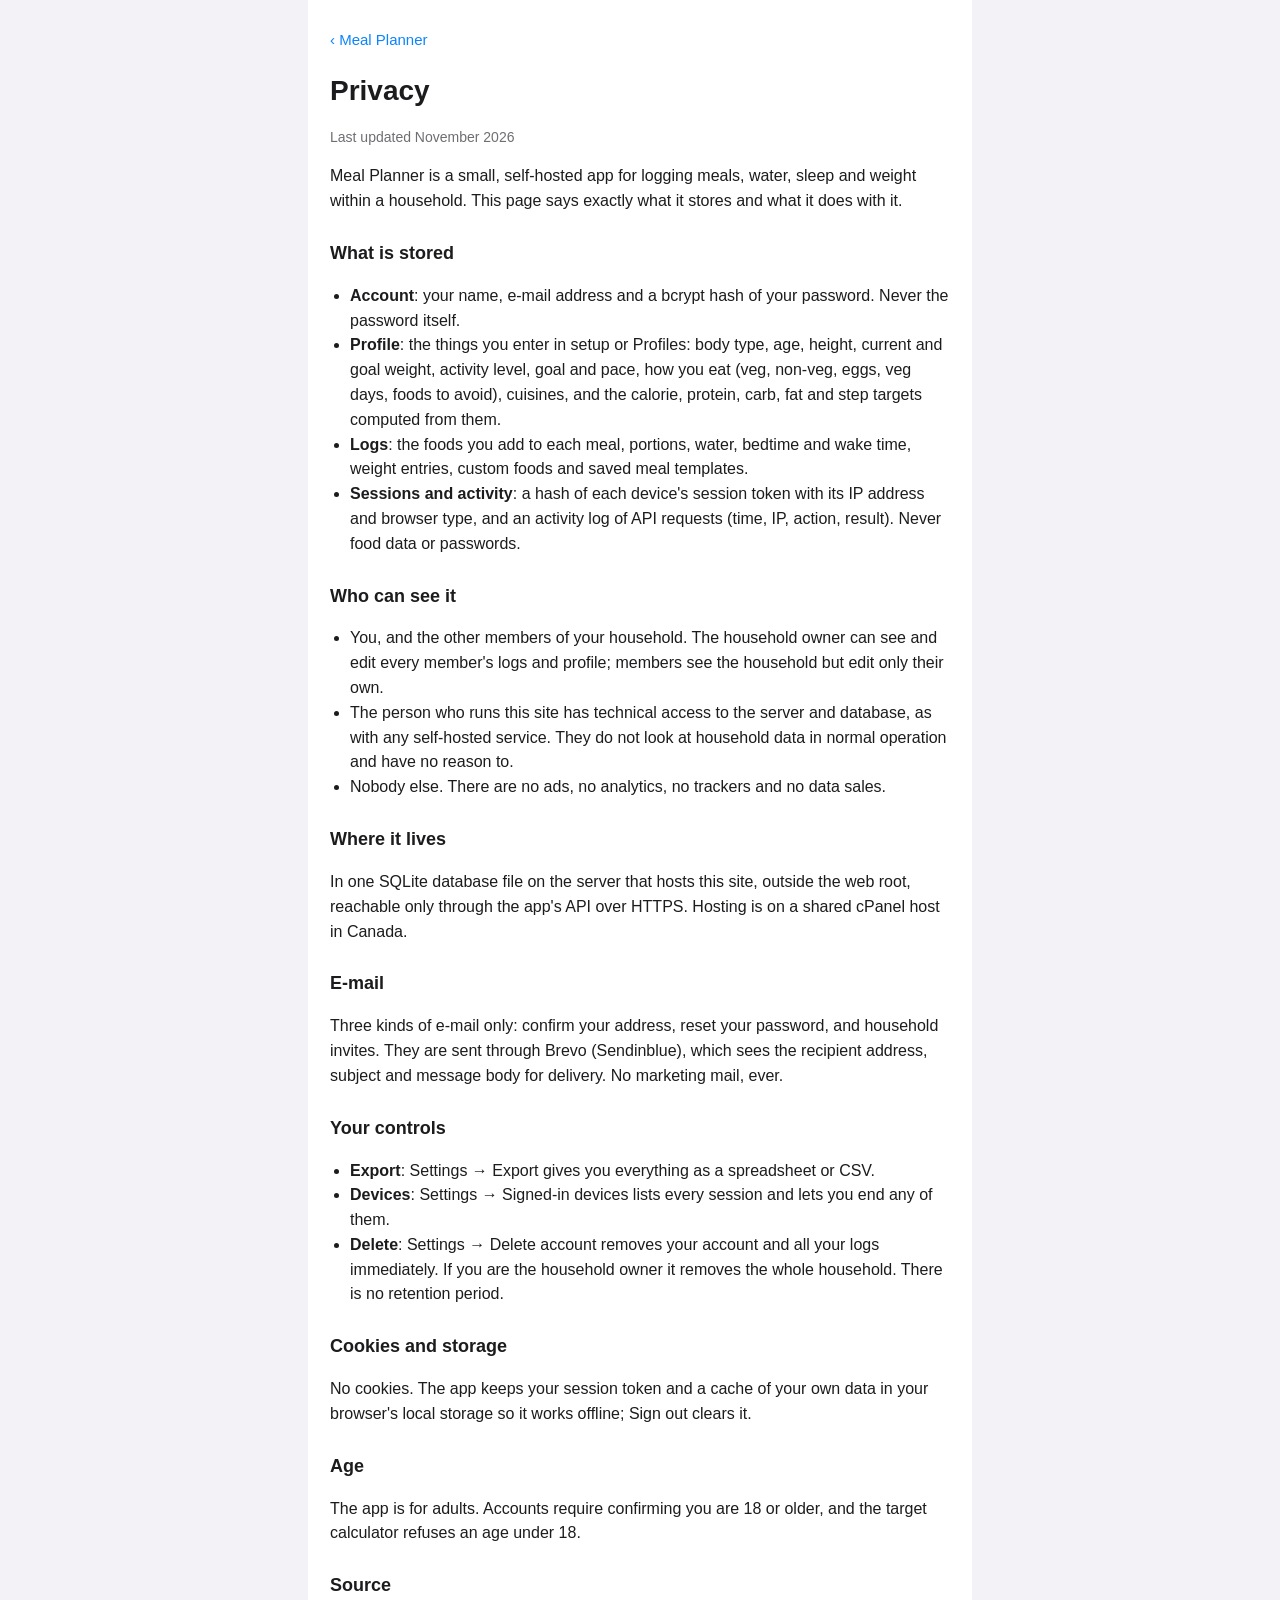
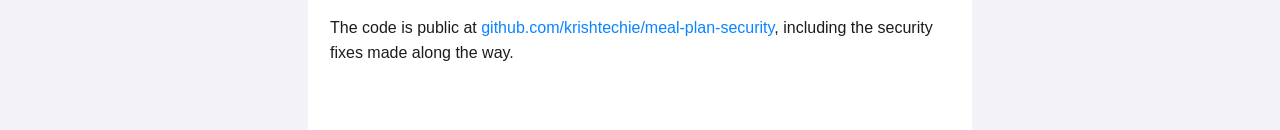
<file: privacy.html>
<!DOCTYPE html>
<html lang="en"><head><meta charset="utf-8"><meta name="viewport" content="width=device-width,initial-scale=1,viewport-fit=cover"><title>Privacy · Meal Planner</title>
<link rel="icon" href="favicon.ico?v=2" sizes="48x48">
<link rel="icon" href="favicon.svg?v=2" type="image/svg+xml">
<style>body{margin:0;font-family:-apple-system,BlinkMacSystemFont,"Segoe UI",Roboto,Helvetica,Arial,sans-serif;background:#f2f2f7;color:#1c1c1e;line-height:1.55}@media(prefers-color-scheme:dark){body{background:#000;color:#f2f2f7}main{background:#1c1c1e!important}a{color:#0a84ff}}main{max-width:620px;margin:0 auto;padding:28px 22px 48px;background:#fff}h1{font-size:28px;margin:0 0 6px}h2{font-size:18px;margin:26px 0 8px}p,li{font-size:16px}ul{padding-left:20px}a{color:#0a84ff;text-decoration:none}.back{display:inline-block;margin-bottom:18px;font-size:15px}.sm{color:#6e6e73;font-size:14px}</style></head>
<body><main>
<a class="back" href="./">‹ Meal Planner</a>
<h1>Privacy</h1>
<p class="sm">Last updated November 2026</p>
<p>Meal Planner is a small, self-hosted app for logging meals, water, sleep and weight within a household. This page says exactly what it stores and what it does with it.</p>
<h2>What is stored</h2>
<ul>
<li><b>Account</b>: your name, e-mail address and a bcrypt hash of your password. Never the password itself.</li>
<li><b>Profile</b>: the things you enter in setup or Profiles: body type, age, height, current and goal weight, activity level, goal and pace, how you eat (veg, non-veg, eggs, veg days, foods to avoid), cuisines, and the calorie, protein, carb, fat and step targets computed from them.</li>
<li><b>Logs</b>: the foods you add to each meal, portions, water, bedtime and wake time, weight entries, custom foods and saved meal templates.</li>
<li><b>Sessions and activity</b>: a hash of each device's session token with its IP address and browser type, and an activity log of API requests (time, IP, action, result). Never food data or passwords.</li>
</ul>
<h2>Who can see it</h2>
<ul>
<li>You, and the other members of your household. The household owner can see and edit every member's logs and profile; members see the household but edit only their own.</li>
<li>The person who runs this site has technical access to the server and database, as with any self-hosted service. They do not look at household data in normal operation and have no reason to.</li>
<li>Nobody else. There are no ads, no analytics, no trackers and no data sales.</li>
</ul>
<h2>Where it lives</h2>
<p>In one SQLite database file on the server that hosts this site, outside the web root, reachable only through the app's API over HTTPS. Hosting is on a shared cPanel host in Canada.</p>
<h2>E-mail</h2>
<p>Three kinds of e-mail only: confirm your address, reset your password, and household invites. They are sent through Brevo (Sendinblue), which sees the recipient address, subject and message body for delivery. No marketing mail, ever.</p>
<h2>Your controls</h2>
<ul>
<li><b>Export</b>: Settings → Export gives you everything as a spreadsheet or CSV.</li>
<li><b>Devices</b>: Settings → Signed-in devices lists every session and lets you end any of them.</li>
<li><b>Delete</b>: Settings → Delete account removes your account and all your logs immediately. If you are the household owner it removes the whole household. There is no retention period.</li>
</ul>
<h2>Cookies and storage</h2>
<p>No cookies. The app keeps your session token and a cache of your own data in your browser's local storage so it works offline; Sign out clears it.</p>
<h2>Age</h2>
<p>The app is for adults. Accounts require confirming you are 18 or older, and the target calculator refuses an age under 18.</p>
<h2>Source</h2>
<p>The code is public at <a href="https://github.com/krishtechie/meal-plan-security" rel="noopener">github.com/krishtechie/meal-plan-security</a>, including the security fixes made along the way.</p>
</main></body></html>
</file>
<file: app.css>
/* ============================================================
   Meal Planner — app.css (clean rewrite)
   Apple Health look. Light + dark (system, or forced via
   html[data-theme]). One stylesheet, no override layers.
   ============================================================ */

@font-face{font-family:Sora;font-style:normal;font-weight:600;font-display:swap;src:url(fonts/sora-latin-600-normal.woff2) format('woff2')}
@font-face{font-family:Sora;font-style:normal;font-weight:700;font-display:swap;src:url(fonts/sora-latin-700-normal.woff2) format('woff2')}
@font-face{font-family:Manrope;font-style:normal;font-weight:500;font-display:swap;src:url(fonts/manrope-latin-500-normal.woff2) format('woff2')}
@font-face{font-family:Manrope;font-style:normal;font-weight:600;font-display:swap;src:url(fonts/manrope-latin-600-normal.woff2) format('woff2')}
@font-face{font-family:Manrope;font-style:normal;font-weight:700;font-display:swap;src:url(fonts/manrope-latin-700-normal.woff2) format('woff2')}

/* ---------- Tokens ---------- */
:root{
  --bg:#f2f2f7;--bg2:#fff;--card:#fff;--card2:#f2f2f7;--card3:#e5e5ea;--line:#e5e5ea;--line2:#d1d1d6;
  --text:#1c1c1e;--muted:#6e6e73;--dim:#aeaeb2;
  --acc:#0a7aff;--acc3:#e8f1ff;
  --red:#ff3b30;--red3:#ffecea;--orange:#ff9500;--orange3:#fff3e0;--green:#34c759;--green3:#e6f8ec;
  --pink:#ff2d55;--pink3:#ffe9ee;--purple:#af52de;--purple3:#f5e9fb;--indigo:#5e5ce6;--indigo3:#ecebfb;--teal:#30b0c7;--teal3:#e4f6f9;--yellow:#ffcc00;--yellow3:#fff8d6;--mint:#2fd8a0;--mint3:#e6fbf3;
  --redT:#d2342b;--orangeT:#c76a00;--greenT:#1f8a3b;--pinkT:#d71f49;--purpleT:#8a3fb5;--indigoT:#4b49c4;--tealT:#1f8ea3;--yellowT:#9a7400;
  --sh1:0 0 0 .5px rgba(0,0,0,.04),0 1px 3px rgba(0,0,0,.05);--sh2:0 0 0 .5px rgba(0,0,0,.04),0 10px 30px rgba(30,30,50,.09);
  --gaugeBg:#e9e9ee;--navBg:rgba(249,249,249,.84);--selBg:#e3e3e8;
  --r:14px;--rl:20px;--ease:cubic-bezier(.2,.7,.2,1);
  --font:-apple-system,BlinkMacSystemFont,"SF Pro Text","SF Pro Display",system-ui,"Segoe UI",Roboto,Manrope,sans-serif;
  color-scheme:light;
}
html[data-theme=dark]{
  --bg:#000;--bg2:#1c1c1e;--card:#1c1c1e;--card2:#2c2c2e;--card3:#3a3a3c;--line:#2c2c2e;--line2:#48484a;
  --text:#f5f5f7;--muted:#a1a1a6;--dim:#6e6e73;
  --acc:#0a84ff;--acc3:rgba(10,132,255,.16);
  --red:#ff453a;--red3:rgba(255,69,58,.16);--orange:#ff9f0a;--orange3:rgba(255,159,10,.16);--green:#30d158;--green3:rgba(48,209,88,.16);
  --pink:#ff375f;--pink3:rgba(255,55,95,.16);--purple:#bf5af2;--purple3:rgba(191,90,242,.16);--indigo:#5e5ce6;--indigo3:rgba(94,92,230,.2);--teal:#40c8e0;--teal3:rgba(64,200,224,.16);--yellow:#ffd60a;--yellow3:rgba(255,214,10,.16);--mint:#63e6be;--mint3:rgba(99,230,190,.14);
  --redT:#ff6b62;--orangeT:#ffb454;--greenT:#5fdc7e;--pinkT:#ff7a95;--purpleT:#d79bf0;--indigoT:#9d9bff;--tealT:#7fdcea;--yellowT:#ffe066;
  --sh1:0 0 0 .5px rgba(255,255,255,.06);--sh2:0 0 0 .5px rgba(255,255,255,.06),0 10px 30px rgba(0,0,0,.5);
  --gaugeBg:#2c2c2e;--navBg:rgba(28,28,30,.85);--selBg:#3a3a3c;color-scheme:dark;
}
@media (prefers-color-scheme:dark){ html:not([data-theme=light]){
  --bg:#000;--bg2:#1c1c1e;--card:#1c1c1e;--card2:#2c2c2e;--card3:#3a3a3c;--line:#2c2c2e;--line2:#48484a;
  --text:#f5f5f7;--muted:#a1a1a6;--dim:#6e6e73;
  --acc:#0a84ff;--acc3:rgba(10,132,255,.16);
  --red:#ff453a;--red3:rgba(255,69,58,.16);--orange:#ff9f0a;--orange3:rgba(255,159,10,.16);--green:#30d158;--green3:rgba(48,209,88,.16);
  --pink:#ff375f;--pink3:rgba(255,55,95,.16);--purple:#bf5af2;--purple3:rgba(191,90,242,.16);--indigo:#5e5ce6;--indigo3:rgba(94,92,230,.2);--teal:#40c8e0;--teal3:rgba(64,200,224,.16);--yellow:#ffd60a;--yellow3:rgba(255,214,10,.16);--mint:#63e6be;--mint3:rgba(99,230,190,.14);
  --redT:#ff6b62;--orangeT:#ffb454;--greenT:#5fdc7e;--pinkT:#ff7a95;--purpleT:#d79bf0;--indigoT:#9d9bff;--tealT:#7fdcea;--yellowT:#ffe066;
  --sh1:0 0 0 .5px rgba(255,255,255,.06);--sh2:0 0 0 .5px rgba(255,255,255,.06),0 10px 30px rgba(0,0,0,.5);
  --gaugeBg:#2c2c2e;--navBg:rgba(28,28,30,.85);--selBg:#3a3a3c;color-scheme:dark;
} }

/* ---------- Base ---------- */
*{box-sizing:border-box;-webkit-tap-highlight-color:transparent}
html{scrollbar-gutter:stable;overflow-y:scroll}
html,body{margin:0;background:var(--bg);color:var(--text);font-family:var(--font);font-size:15px;line-height:1.45;font-variant-numeric:tabular-nums;-webkit-font-smoothing:antialiased;letter-spacing:-.01em;overflow-x:hidden}
button,input,select,textarea{font-family:inherit;color:inherit}
button{cursor:pointer}
h1,h2,h3{margin:0;font-weight:700;letter-spacing:-.02em}
[hidden]{display:none !important}
::selection{background:var(--acc3)}
svg{display:block}
:focus-visible{outline:2px solid var(--acc);outline-offset:2px}
@media (prefers-reduced-motion:reduce){ *{transition:none !important;animation:none !important} }

/* ---------- Layout ---------- */
.app{max-width:1080px;margin:0 auto;padding:calc(8px + env(safe-area-inset-top)) 16px calc(100px + env(safe-area-inset-bottom))}
.hdr{display:flex;align-items:center;justify-content:space-between;gap:10px;padding:12px 0 10px}
.hdr .brand{min-width:0;flex:1}
.brand{display:flex;align-items:center;gap:12px}
.brand>div{min-width:0}
.logo{width:42px;height:42px;border-radius:12px;flex-shrink:0;display:grid;place-items:center;background:linear-gradient(180deg,#ff636c,#ff9466);box-shadow:0 4px 12px rgba(255,95,109,.3)}
.logo svg{width:26px;height:26px}
.brand h1{font-size:21px;white-space:nowrap;overflow:hidden;text-overflow:ellipsis}
.brand small{display:block;color:var(--muted);font-size:13px;font-weight:500;white-space:nowrap;overflow:hidden;text-overflow:ellipsis}
.seg{display:flex;background:var(--card2);border-radius:999px;padding:2px;flex-shrink:0}
.seg button{border:0;background:transparent;color:var(--text);padding:7px 12px;border-radius:999px;font-weight:600;font-size:13.5px;display:flex;align-items:center;gap:8px;transition:background .18s var(--ease)}
.seg button .av{width:22px;height:22px;border-radius:50%;display:grid;place-items:center;font-size:10px;font-weight:800;color:#fff;background:var(--dim)}
.seg button.on{background:var(--card);box-shadow:0 1px 3px rgba(0,0,0,.12),0 0 0 .5px rgba(0,0,0,.04)}
.seg button.on .av{background:var(--pink)}
.icon{width:40px;height:40px;border-radius:12px;border:0;background:var(--card2);color:var(--muted);display:grid;place-items:center;flex-shrink:0}
.icon svg{width:20px;height:20px;stroke:currentColor;fill:none;stroke-width:1.7;stroke-linecap:round;stroke-linejoin:round}
.sync{font-size:11px;font-weight:600;padding:5px 10px;border-radius:999px;background:var(--card2);color:var(--muted);white-space:nowrap}
.sync.ok{background:var(--green3);color:var(--greenT)}.sync.warn{background:var(--orange3);color:var(--orangeT)}
.sync:empty{display:none}
@media (max-width:560px){ .brand small{display:none} .brand h1{font-size:18px} .seg button span.nm{display:none} .seg button{padding:6px 8px} .logo{width:36px;height:36px} .logo svg{width:22px;height:22px} }

/* ---------- Tab bar ---------- */
.nav{position:fixed;left:14px;right:14px;bottom:calc(12px + env(safe-area-inset-bottom));z-index:5;display:flex;justify-content:center;padding:5px;border-radius:999px;background:var(--navBg);backdrop-filter:blur(20px) saturate(1.8);-webkit-backdrop-filter:blur(20px) saturate(1.8);box-shadow:0 0 0 .5px rgba(0,0,0,.08),0 12px 30px rgba(0,0,0,.1)}
.nav .in{display:flex;gap:2px;width:100%;max-width:520px}
.nav button{flex:1;background:transparent;border:0;color:var(--muted);padding:8px 4px 6px;border-radius:999px;font-size:10.5px;font-weight:500;display:flex;flex-direction:column;align-items:center;gap:3px;transition:background .18s,color .18s}
.nav button svg{width:24px;height:24px;stroke:currentColor;fill:none;stroke-width:1.7;stroke-linecap:round;stroke-linejoin:round}
.nav button.on{color:var(--acc);background:var(--selBg);font-weight:600}

/* ---------- Icons: fixed tiles, centred glyphs ---------- */
.ico,.tile{display:inline-grid;place-items:center;flex-shrink:0;width:40px;height:40px;border-radius:12px;background:var(--card2);color:var(--muted);line-height:0}
.ico svg,.tile svg{width:21px;height:21px;stroke:currentColor;fill:none;stroke-width:1.6;stroke-linecap:round;stroke-linejoin:round}
.ico.prot,.ico.fruit{background:var(--pink3);color:var(--pinkT)}
.ico.carb,.ico.bf{background:var(--orange3);color:var(--orangeT)}
.ico.veg,.ico.side{background:var(--green3);color:var(--greenT)}
.ico.snack,.ico.mine{background:var(--purple3);color:var(--purpleT)}
.ico.drink,.ico.fat{background:var(--teal3);color:var(--tealT)}
.ico.gym{background:var(--indigo3);color:var(--indigoT)}
.ico.treat{background:var(--yellow3);color:var(--yellowT)}

/* ---------- Week strip: grouped card ---------- */
.strip{display:grid;grid-template-columns:repeat(7,1fr);gap:2px;margin:2px 0 10px;background:var(--card);border-radius:var(--rl);box-shadow:var(--sh2);padding:8px 6px 6px}
.dayc{position:relative;display:flex;flex-direction:column;align-items:center;gap:4px;cursor:pointer;background:transparent;border:0;padding:4px 0 6px;border-radius:12px}
.dayc small{font-size:10px;font-weight:600;letter-spacing:.06em;text-transform:uppercase;color:var(--muted)}
.dayc b{display:grid;place-items:center;width:36px;height:36px;border-radius:11px;font-size:17px;font-weight:600;color:var(--text);transition:background .15s,color .15s}
.dayc i{width:18px;height:3px;border-radius:2px;background:var(--pink);margin-top:1px}
.dayc i.veg{background:var(--green)}
.dayc.past b{color:var(--muted)}
.dayc.today small:after{content:"";display:inline-block;width:4px;height:4px;border-radius:50%;background:var(--acc);margin-left:4px;vertical-align:middle}
.dayc:hover b{background:var(--card2)}
.dayc.on b{background:var(--text);color:var(--bg)}
.dayc.on small{color:var(--text)}
@media (min-width:900px){ .strip{padding:10px 8px 8px} .dayc b{width:40px;height:40px;font-size:18px} }

/* ---------- Hero: gauge + macro chips ---------- */
.sum{margin:0}
.hero{display:grid;grid-template-columns:minmax(150px,46%) 1fr;gap:10px}
.gcard,.bar{background:var(--card);border-radius:var(--rl);box-shadow:var(--sh2)}
.gcard{padding:12px 10px 14px;display:flex;flex-direction:column;align-items:center;justify-content:center;min-width:0}
.gwrap{position:relative;width:100%;max-width:200px;container-type:inline-size}
.gauge{width:100%;height:auto}
.gauge path{fill:none;stroke-width:18;stroke-linecap:round}
.gauge .gbg{stroke:var(--gaugeBg)}
.gauge .gdot{fill:var(--card);stroke:var(--text);stroke-width:2.5}
.glab{position:absolute;inset:0;display:flex;flex-direction:column;align-items:center;justify-content:center;padding-top:6%;pointer-events:none}
.glab span{font-size:12px;font-weight:500;color:var(--muted)}
.glab b{font-size:clamp(32px,22cqw,46px);font-weight:700;letter-spacing:-.04em;line-height:1.05;color:var(--green)}
.glab.low b{color:var(--orange)}.glab.over b{color:var(--red)}.glab.empty b{color:var(--muted)}.glab.over span{color:var(--red);font-weight:600}
.glab small{font-size:11px;font-weight:600;letter-spacing:.08em;text-transform:uppercase;color:var(--muted);margin-top:4px}
.gpill{margin-top:-8px;position:relative;z-index:1;background:var(--card2);color:var(--text);font-weight:600;font-size:13px;padding:8px 14px;border-radius:999px;white-space:nowrap}
.bars{display:flex;flex-direction:column;gap:8px;min-width:0}
.bar{padding:10px 12px;display:flex;align-items:center;gap:10px;min-width:0}
.mwrap{position:relative;width:42px;height:42px;flex-shrink:0;display:grid;place-items:center}
.mwrap .mini{position:absolute;inset:0;width:42px;height:42px;transform:rotate(-90deg)}
.mini circle{fill:none;stroke-width:4;stroke-linecap:round}
.mini .mbg{stroke:var(--gaugeBg)}
.mini.p .mfg{stroke:var(--pink)}.mini.c .mfg{stroke:var(--orange)}.mini.f .mfg{stroke:var(--purple)}
.bar.over .mini .mfg{stroke:var(--red)}
.mwrap .tile{width:24px;height:24px;border-radius:50%;background:transparent}
.mwrap .tile svg{width:15px;height:15px}
.bart{flex:1;min-width:0}
.barl{display:flex;flex-direction:column;gap:1px}
.barl b{font-size:12.5px;color:var(--muted);font-weight:500}
.barl span{font-size:16px;font-weight:700;letter-spacing:-.02em;white-space:nowrap}
.bar.over .barl span{color:var(--red)}
.bartrack{display:none}
.pace{grid-column:1/-1;font-size:13.5px;color:var(--muted);line-height:1.5;padding:2px 4px 0}
@media (max-width:360px){ .hero{grid-template-columns:1fr} }
@media (min-width:900px){ .hero{grid-template-columns:1fr} .gcard{padding:18px} .gwrap{max-width:210px} .glab b{font-size:48px} .barl{flex-direction:row;justify-content:space-between;align-items:baseline} .barl b{font-size:14px} }

/* ---------- Warnings ---------- */
.warn{background:var(--card);border-radius:var(--rl);box-shadow:var(--sh1);padding:6px 16px;margin:12px 0;display:none;font-size:14px}
.warn.ok{background:var(--green3);color:var(--greenT);padding:14px 16px;font-size:15px}
.wi{display:grid;grid-template-columns:24px 1fr;column-gap:12px;align-items:start;padding:12px 0;border-top:1px solid var(--line);line-height:1.5}
.wi:first-child{border-top:0}
.wi .dot{grid-column:1;width:24px;height:24px;border-radius:50%;display:grid;place-items:center;font-size:13px;font-weight:800;line-height:1;background:var(--orange3);color:var(--orangeT)}
.wi.red .dot{background:var(--red3);color:var(--red)}
.wi .wt{grid-column:2;min-width:0;display:block}
.fixhd{font-size:10.5px;text-transform:uppercase;letter-spacing:.08em;color:var(--muted);font-weight:700;margin:12px 0 2px;padding-top:10px;border-top:1px solid var(--line)}
.fix{display:flex;justify-content:space-between;align-items:center;gap:12px;padding:10px 0;border-top:1px dashed var(--line);font-size:14px}
.fix:first-of-type{border-top:0}
.fix>span{min-width:0;flex:1}
.fix .btn{flex-shrink:0}
[data-s="s15"]{color:var(--muted)}

/* ---------- Titles ---------- */
.title{display:flex;flex-direction:column;align-items:flex-start;gap:8px;margin:22px 0 4px}
.title h2{font-size:28px;line-height:1.1;letter-spacing:-.035em}
.tbtns{display:flex;gap:8px;flex-wrap:wrap}
.note{font-size:14.5px;color:var(--muted);line-height:1.45}
[data-s="s3"]{margin:4px 0 12px}
.daysw{display:inline-flex;align-items:center;gap:6px;font-size:13px;font-weight:600;padding:7px 12px;border-radius:999px;border:0;background:var(--card);color:var(--acc);box-shadow:var(--sh1);white-space:nowrap}
.daysw.veg{background:var(--green3);color:var(--greenT)}
.daysw.copy:before{content:"⇄ "}

/* ---------- Meals ---------- */
.tl{margin-top:12px}
.meal{background:var(--card);border-radius:var(--rl);box-shadow:var(--sh1);padding:14px 16px 10px;margin-bottom:12px}
.meal .hd{display:flex;align-items:center;gap:12px;padding-bottom:10px;margin-bottom:4px;border-bottom:1px solid var(--line)}
.meal .hd .tile{width:44px;height:44px;border-radius:13px}
.meal .hdt{flex:1;min-width:0;display:flex;flex-direction:column;gap:2px}
.meal .hd b{font-size:17px;font-weight:600;letter-spacing:-.01em}
.meal .hd span{font-size:12.5px;color:var(--muted);font-weight:500}
.meal .hd span em{font-style:normal;color:var(--dim)}
.meal .hd span b{font-size:12.5px;font-weight:600}
.item{display:flex;align-items:center;gap:12px;padding:12px 0;border-top:1px solid var(--line)}
.meal .hd+.item{border-top:0}
.item>div:first-of-type{min-width:0;flex:1}
.item .n{font-size:15.5px;font-weight:600;line-height:1.3}
.item .eat{font-size:13px;color:var(--muted);margin-top:2px}
.item .eat b{color:var(--text);font-weight:600}
.item .m{display:none}
.chips{display:flex;flex-wrap:wrap;gap:6px;margin-top:7px}
.chip,.chips em{font-style:normal;font-size:11px;font-weight:600;padding:3px 8px;border-radius:7px;white-space:nowrap;background:var(--card2);color:var(--muted)}
.chip.p{background:var(--pink3);color:var(--pinkT)}.chip.c{background:var(--orange3);color:var(--orangeT)}.chip.f{background:var(--purple3);color:var(--purpleT)}
.chips em.e{background:var(--yellow3);color:var(--yellowT)}.chips em.n{background:var(--red3);color:var(--redT)}
.ctl{display:flex;align-items:center;gap:6px;flex-shrink:0}
.ctl .amt{width:64px;font-size:16px;padding:7px 8px;border:0;border-radius:10px;background:var(--card2);color:var(--text);text-align:right}
.ctl .unit{font-size:12px;color:var(--muted);font-weight:600;min-width:22px}
.qty{font-size:12.5px;min-width:30px;text-align:center;font-weight:700}
@media (max-width:560px){
  .item{display:grid;grid-template-columns:40px 1fr;column-gap:12px;row-gap:8px;align-items:start}
  .item .ico{grid-row:1}
  .item>div:first-of-type{grid-column:2}
  .item .ctl{grid-column:1/3;justify-content:flex-start}
  .item .ctl .btn.sw{margin-left:auto}
}

/* ---------- Buttons ---------- */
.btn{background:var(--card2);color:var(--text);border:0;border-radius:999px;padding:8px 13px;font-size:13px;font-weight:600;white-space:nowrap;transition:background .15s,transform .1s var(--ease)}
.btn:hover{background:var(--card3)}
.btn:active{transform:scale(.97)}
.btn.q{padding:7px 11px}
.btn.sw{color:var(--acc)}
.btn.x{color:var(--red);background:var(--red3);padding:7px 10px}
.btn.add{width:100%;margin-top:10px;background:transparent;border:1.5px dashed var(--line2);color:var(--acc);padding:10px}
.btn.add:hover{background:var(--acc3)}
.btn.pri{background:var(--acc);color:#fff}
.btn.pri:hover{background:#0066d6}
.btn.addr{width:36px;height:36px;border-radius:50%;padding:0;display:grid;place-items:center;font-size:22px;font-weight:400;line-height:1;background:var(--card2);color:var(--acc)}
.btn.close{width:100%;margin-top:10px;padding:12px}
.row2{display:flex;gap:8px;margin-top:12px}.row2 .btn{flex:1}
.fab{display:none}

/* ---------- Check-in ---------- */
.checkin{margin-top:16px}
.ck{background:var(--card);border-radius:var(--rl);box-shadow:var(--sh1);padding:16px 18px}
.ckhd{display:flex;justify-content:space-between;align-items:baseline;gap:10px;margin-bottom:6px}
.ckhd b{font-size:17px;font-weight:700}
.ckhd span{font-size:12.5px;color:var(--muted);font-weight:500}
.ckrow{display:flex;align-items:center;justify-content:space-between;gap:14px;padding:12px 0;border-top:1px solid var(--line);flex-wrap:wrap}
.ckl{display:flex;align-items:center;gap:12px;min-width:0;flex:1 1 220px}
.ckl .tile{width:38px;height:38px;border-radius:11px}
.ckl .ico.drink{background:var(--teal3);color:var(--tealT)}.ckl .ico.gym{background:var(--orange3);color:var(--orangeT)}.ckl .ico.snack{background:var(--indigo3);color:var(--indigoT)}
.ckl b{display:block;font-size:15px;font-weight:600}
.ckl span{display:block;font-size:12.5px;color:var(--muted);margin-top:2px;line-height:1.4}
.ckl span b{display:inline;font-size:12.5px;color:var(--text)}
.cups{display:flex;gap:6px;flex-wrap:wrap}
.cup{width:26px;height:34px;border-radius:7px 7px 10px 10px;border:2px solid var(--line2);background:var(--card2);padding:0;position:relative}
.cup:after{content:"";position:absolute;left:3px;right:3px;bottom:3px;height:0;border-radius:4px;background:var(--teal);transition:height .2s var(--ease)}
.cup.on{border-color:var(--teal)}.cup.on:after{height:70%}
.ckin{display:flex;flex-direction:column;gap:6px;width:150px}
.ckin input{width:100%;padding:9px 12px;border-radius:12px;border:0;font-size:16px;font-weight:600;text-align:right;background:var(--card2);color:var(--text)}
.ckin .bartrack{display:block;height:6px;border-radius:999px;background:var(--gaugeBg);overflow:hidden}
.ckin .bartrack i{display:block;height:100%;border-radius:999px;background:var(--orange);width:0;transition:width .4s var(--ease)}
.cktimes{display:flex;gap:8px}
.cktimes label{display:flex;flex-direction:column;gap:3px;font-size:10.5px;font-weight:700;letter-spacing:.06em;text-transform:uppercase;color:var(--muted)}
.cktimes input{padding:8px 10px;border-radius:12px;border:0;font-size:15px;font-weight:600;background:var(--card2);color:var(--text);min-width:112px}
.cknote{font-size:12.5px;color:var(--muted);padding-top:12px;border-top:1px solid var(--line);line-height:1.5}
.guidebtn{display:flex;justify-content:center;margin:16px 0 8px}
.guidebtn .btn{background:var(--card);box-shadow:var(--sh1);padding:10px 18px;color:var(--acc)}
@media (max-width:560px){ .ckrow{flex-direction:column;align-items:stretch} .ckl{flex:0 0 auto} .cups{justify-content:space-between} .cup{width:30px;height:38px} .ckin{width:100%} .cktimes label{flex:1} .cktimes input{min-width:0;width:100%} }

/* ---------- Rules / guide ---------- */
.rules{background:var(--card);border-radius:var(--rl);padding:18px 20px;margin-top:16px;font-size:14px;line-height:1.55;box-shadow:var(--sh1)}
.rules.guide{box-shadow:none;background:transparent;padding:0 2px;margin-top:8px}
.rules h3{margin:0 0 10px;font-size:15px;font-weight:600;display:flex;align-items:center;gap:8px}
.rules.guide h3{margin-top:18px}
.rules h3:before{content:"";width:8px;height:8px;border-radius:50%;background:var(--acc);flex-shrink:0}
.rules ul{margin:0;padding-left:18px}.rules li{margin-bottom:7px;color:var(--muted)}.rules li b{color:var(--text)}
[data-s="s4"]{display:none}[data-s="s5"]{margin-top:14px}

/* ---------- Tables (Week, Weight) ---------- */
.tblwrap{overflow-x:auto;border-radius:var(--rl);box-shadow:var(--sh1)}
table{width:100%;border-collapse:collapse;font-size:14px;background:var(--card);border-radius:var(--rl);overflow:hidden}
th,td{padding:12px;text-align:left;border-bottom:1px solid var(--line);white-space:nowrap}
th{background:var(--card2);font-size:10.5px;text-transform:uppercase;letter-spacing:.08em;color:var(--muted);font-weight:700}
tr:last-child td{border-bottom:0}
tbody tr:hover{background:var(--card2)}
.pill{font-size:11px;padding:3px 9px;border-radius:999px;background:var(--card2);color:var(--muted);font-weight:600;white-space:nowrap}
.pill.v{background:var(--green3);color:var(--greenT)}.pill.n{background:var(--red3);color:var(--redT)}.pill.e{background:var(--yellow3);color:var(--yellowT)}.pill.t{background:var(--purple3);color:var(--purpleT)}
@media (max-width:560px){ .hide-m{display:none} th,td{padding:10px 9px;font-size:13px} }

/* ---------- Forms ---------- */
input[type=number],input[type=date],input[type=time],input[type=password],input[type=text],textarea,select{font:inherit;font-size:16px;padding:10px 12px;border:0;border-radius:12px;width:100%;background:var(--card2);color:var(--text)}
input:focus,textarea:focus,select:focus{outline:none;box-shadow:0 0 0 2px var(--acc)}
.frm{display:grid;grid-template-columns:1fr 1fr auto;gap:8px;margin:12px 0 14px}
.frm .btn.pri{padding:10px 16px}
.kpis3{display:grid;grid-template-columns:repeat(3,1fr);gap:10px;margin-bottom:14px}
.kpi{background:var(--card);border-radius:var(--r);padding:12px 14px;min-width:0;box-shadow:var(--sh1)}
.kpi .k{font-size:10.5px;color:var(--muted);text-transform:uppercase;letter-spacing:.07em;font-weight:700}
.kpi .v{font-size:19px;margin-top:3px;white-space:nowrap;overflow:hidden;text-overflow:ellipsis;font-weight:700}
.kpi .t{font-size:11.5px;color:var(--dim);margin-top:1px}
[data-s="s9"]{color:var(--red)}

/* ---------- Workout ---------- */
.legend{font-size:13px;color:var(--muted);display:flex;gap:8px;align-items:center;margin:0 0 12px}
.lgsw{width:14px;height:14px;border-radius:4px;background:var(--orange);flex-shrink:0}
.wo{background:var(--card);border-radius:var(--rl);padding:14px 16px;margin-bottom:12px;box-shadow:var(--sh1)}
.wo.today{box-shadow:0 0 0 2px var(--acc),var(--sh1)}
.wo .hd{display:flex;justify-content:space-between;align-items:baseline;gap:8px;margin-bottom:6px}
.wo .hd b{font-size:16px;font-weight:600}.wo .hd span{font-size:12.5px;color:var(--muted)}
.ex{display:flex;align-items:flex-start;gap:12px;padding:12px 0;border-top:1px solid var(--line)}
.ex:first-of-type{border-top:0}
.exbody{flex:1;min-width:0}
.ex .nm{font-size:15px;font-weight:600}.ex .cue{font-size:13px;color:var(--muted);margin-top:2px;line-height:1.45}
.ex .sr{white-space:nowrap;font-weight:600;font-size:12.5px;background:var(--card2);padding:6px 10px;border-radius:12px}
.demos{display:flex;flex-wrap:wrap;align-items:center;gap:6px 8px;margin-top:8px}
.demos .dsrc{flex-basis:100%;font-size:11px;color:var(--muted);font-weight:500}
.demo{display:inline-flex;align-items:center;white-space:nowrap;gap:6px;padding:7px 12px;font-size:12.5px;font-weight:600;border-radius:999px;background:var(--acc3);color:var(--acc);text-decoration:none}
.demo:hover{background:#d6e6ff}
.demo.alt{background:var(--card2);color:var(--text)}
.corehd{font-size:10.5px;text-transform:uppercase;letter-spacing:.1em;color:var(--muted);font-weight:700;margin:14px 0 2px;padding-top:12px;border-top:1px solid var(--line)}
.wo .foot{font-size:12.5px;color:var(--muted);margin-top:10px;padding-top:10px;border-top:1px dashed var(--line);line-height:1.45}
.bodymap{width:64px;height:80px;flex-shrink:0}
.bodymap .skin{fill:var(--card3)}
.bodymap .m{fill:var(--line2);stroke:var(--card);stroke-width:.8}
.bodymap .m.on{fill:var(--orange)}
@media (max-width:560px){ .ex{display:grid;grid-template-columns:64px 1fr;column-gap:12px;row-gap:6px} .ex .bodymap{grid-row:1/3} .ex .exbody{grid-column:2} .ex .sr{grid-column:2;justify-self:start} }

/* ---------- Sheets ---------- */
.ov{position:fixed;inset:0;background:rgba(0,0,0,.35);display:none;align-items:flex-end;justify-content:center;z-index:9;backdrop-filter:blur(6px);-webkit-backdrop-filter:blur(6px)}
.ov.show{display:flex;animation:fade .18s var(--ease)}
@keyframes fade{from{opacity:0}to{opacity:1}}
@keyframes rise{from{transform:translateY(24px)}to{transform:translateY(0)}}
.sheet{background:var(--bg2);width:100%;max-width:640px;height:88vh;max-height:88vh;overscroll-behavior:contain;-webkit-overflow-scrolling:touch;border-radius:var(--rl) var(--rl) 0 0;padding:14px 18px calc(18px + env(safe-area-inset-bottom));overflow:auto;box-shadow:0 -10px 40px rgba(0,0,0,.2);animation:rise .22s var(--ease)}
.sheet:before{content:"";display:block;width:40px;height:4px;border-radius:4px;background:var(--line2);margin:0 auto 14px}
.sheet h3{margin:0 0 4px;font-size:18px}
.sheet .sub{font-size:13.5px;color:var(--muted);margin-bottom:12px;line-height:1.45}
[data-s="s11"]{margin-top:18px}[data-s="s13"]{margin-top:8px}[data-s="s17"]{margin-bottom:8px}[data-s="s18"]{margin:8px 0}[data-s="s19"]{cursor:pointer}[data-s="s6"]{margin-bottom:10px}[data-s="s7"]{margin:-4px 0 8px}[data-s="s8"]{height:auto}
[data-s="s12"]{margin-top:10px;min-height:90px;font-size:12px;display:none}
[data-s="s14"]{color:var(--purpleT)}[data-s="s16"]{color:var(--acc)}
[data-s="s1"]{background:var(--pink)}[data-s="s2"]{background:var(--green)}
@media (min-width:900px){ .ov{align-items:center} .sheet{height:auto;max-height:84vh;border-radius:var(--rl);animation:fade .18s var(--ease)} .sheet:before{display:none} }
.cats{display:flex;gap:6px;overflow-x:auto;margin-bottom:12px;padding-bottom:4px;scrollbar-width:none}
.cats::-webkit-scrollbar{display:none}
.cats .btn{flex:0 0 auto;padding:7px 12px;font-size:12.5px;color:var(--muted)}
.cats .btn.on{background:var(--text);color:var(--bg)}
.search{width:100%;padding:12px 14px;border:0;border-radius:12px;font:inherit;font-size:16px;margin-bottom:12px;background:var(--card2);color:var(--text)}
.opt{display:flex;justify-content:space-between;align-items:center;padding:12px 14px;border-radius:14px;margin-bottom:8px;cursor:pointer;gap:10px;background:var(--card2);transition:background .12s,transform .1s var(--ease)}
.opt:hover{background:var(--card3)}
.opt:active{transform:scale(.995)}
.opt.cur{box-shadow:0 0 0 2px var(--acc)}
.opt .n{font-size:14px;font-weight:600;line-height:1.3}.opt .m{font-size:12px;color:var(--muted);margin-top:2px}
.tgl{display:flex;align-items:center;justify-content:space-between;gap:12px;padding:13px 0;border-top:1px solid var(--line);font-size:14.5px;font-weight:600}
.tgl:first-of-type{border-top:0}
.tgl small{display:block;color:var(--muted);font-size:12.5px;font-weight:500;line-height:1.4;margin-top:2px}
[data-s="s10"]{flex-direction:column;align-items:stretch}
.swt{position:relative;width:50px;height:30px;flex-shrink:0}
.swt input{opacity:0;width:0;height:0;position:absolute}
.swt i{position:absolute;inset:0;background:var(--line2);border-radius:999px;transition:.2s}
.swt i:after{content:"";position:absolute;top:2px;left:2px;width:26px;height:26px;border-radius:50%;background:#fff;box-shadow:0 2px 5px rgba(0,0,0,.25);transition:.2s var(--ease)}
.swt input:checked+i{background:var(--green)}.swt input:checked+i:after{left:22px}
.vdays{display:flex;gap:6px;margin-top:10px}
.vd{flex:1;border:0;background:var(--card2);color:var(--muted);border-radius:10px;padding:8px 0;text-align:center;font-size:12px;font-weight:600}
.vd.veg{background:var(--green3);color:var(--greenT)}
.vd small{display:block;font-size:9px;font-weight:800;letter-spacing:.05em;margin-top:2px}
.theme{display:flex;background:var(--card2);border-radius:10px;padding:2px;margin-top:10px}
.theme button{flex:1;border:0;background:transparent;padding:8px;border-radius:8px;font-size:13.5px;font-weight:600;color:var(--muted)}
.theme button.on{background:var(--card);color:var(--text);box-shadow:0 1px 3px rgba(0,0,0,.12)}

/* ---------- Custom builder ---------- */
.crow .cing{width:100%}
.crow select,.crow input,.crow4 input{font-size:16px;padding:10px;border:0;border-radius:10px;background:var(--card2);color:var(--text);min-width:0;width:100%}
.crow4{display:grid;grid-template-columns:repeat(4,1fr);gap:6px;margin-top:8px}
.ctot{font-size:13.5px;margin:12px 0 4px;padding:12px 14px;background:var(--acc3);border-radius:12px;color:var(--acc)}
.copt{padding:10px 12px;border-bottom:1px solid var(--line);cursor:pointer}
.copt:last-child{border-bottom:0}
.copt:hover,.copt:active{background:var(--card2)}
.copt span{display:block;font-size:14px;font-weight:600}
.copt small{display:block;font-size:11.5px;color:var(--muted)}
.cnone{padding:10px 12px;font-size:12.5px;color:var(--muted)}

/* ---------- Desktop: sidebar + two-column plan ---------- */
@media (min-width:900px){
  .app{max-width:1280px;padding:16px 24px 48px;display:grid;grid-template-columns:180px minmax(0,1fr);column-gap:28px;align-items:start}
  .hdr{grid-column:1/-1}
  .nav{grid-column:1;position:sticky;top:16px;left:auto;right:auto;bottom:auto;display:block;background:transparent;backdrop-filter:none;-webkit-backdrop-filter:none;box-shadow:none;padding:0;border-radius:0}
  .nav .in{flex-direction:column;gap:2px;max-width:none}
  .nav button{flex-direction:row;justify-content:flex-start;gap:10px;padding:9px 12px;border-radius:12px;font-size:14px;color:var(--text)}
  .nav button svg{width:20px;height:20px}
  .nav button[data-view=plan] svg{color:var(--green)}.nav button[data-view=week] svg{color:var(--orange)}.nav button[data-view=workout] svg{color:var(--indigo)}.nav button[data-view=weight] svg{color:var(--purple)}
  .nav button.on{background:var(--selBg);color:var(--text)}
  #vPlan,#vWeek,#vWorkout,#vWeight{grid-column:2}
  #vPlan{display:grid;grid-template-columns:300px minmax(0,1fr);grid-template-areas:"strip strip" "sum title" "sum sub" "sum warn" "sum tl" "sum rules" "sum notes" "sum guide";column-gap:28px;align-items:start}
  #vPlan .strip{grid-area:strip}
  #vPlan .sum{grid-area:sum;position:sticky;top:16px}
  #vPlan .title{grid-area:title;margin-top:0}
  #vPlan #subtitle{grid-area:sub;margin:0 0 8px}
  #vPlan .warn{grid-area:warn}
  #vPlan .tl{grid-area:tl}
  #vPlan #pnotes{grid-area:rules}
  #vPlan .checkin{grid-area:notes}
  #vPlan .guidebtn{grid-area:guide;justify-content:flex-start}
}

/* ---------- Apple-style cells (forms) ---------- */
.card.form{background:var(--card);border-radius:var(--rl);box-shadow:var(--sh1);padding:4px 16px 14px;margin:12px 0 14px}
.cells{margin-top:4px}
.cell{display:flex;align-items:center;justify-content:space-between;gap:12px;min-height:48px;padding:6px 0;border-bottom:1px solid var(--line);cursor:pointer}
.cells .cell:last-child,.card.form .cell:last-of-type{border-bottom:0}
.cl{font-size:15.5px;font-weight:500;color:var(--text)}
.cv{display:flex;align-items:center;gap:6px;min-width:0}
.cv input[type=number]{width:96px;text-align:right;font-size:17px;font-weight:600;padding:8px 10px;border-radius:10px;background:var(--card2);border:0;color:var(--text);-webkit-appearance:none;appearance:none;-moz-appearance:textfield}
.cv input::-webkit-outer-spin-button,.cv input::-webkit-inner-spin-button{-webkit-appearance:none;margin:0}
.cv em{font-style:normal;font-size:13px;color:var(--muted);font-weight:500}
.cv.picker{position:relative;background:var(--card2);border-radius:10px;padding:8px 12px}
.cv.picker b{font-size:16px;font-weight:600;color:var(--text);pointer-events:none}
.cv.picker input{position:absolute;inset:0;width:100%;height:100%;opacity:0;margin:0;padding:0;border:0;font-size:16px;-webkit-appearance:none;appearance:none;cursor:pointer}
.cv.picker input::-webkit-calendar-picker-indicator{opacity:0;width:100%;height:100%;position:absolute;inset:0;cursor:pointer}
.cv.picker:focus-within{box-shadow:0 0 0 2px var(--acc)}
.btn.wide{width:100%;margin-top:10px;padding:12px;font-size:15px}
.ckbar{padding:0 0 10px}
.ckbar .bartrack{display:block;height:6px;border-radius:999px;background:var(--gaugeBg);overflow:hidden}
.ckbar .bartrack i{display:block;height:100%;border-radius:999px;background:var(--orange);width:0;transition:width .4s var(--ease)}
.ck .ckrow{flex-wrap:nowrap}
.ck .cv input[type=number]{width:104px}
@media (max-width:560px){ .ck .ckrow{flex-direction:row;align-items:center} .ck .ckl{flex:1 1 auto} .ck .ckrow .cups{flex:0 0 100%;justify-content:space-between;margin-top:4px} .ck .ckrow:has(.cups){flex-wrap:wrap} }
.frm,.ckin,.cktimes{display:none}

/* Dark: vivid solid tiles with white glyphs, like iOS Settings */
html[data-theme=dark] .ico,html[data-theme=dark] .tile{color:#fff}
html[data-theme=dark] .ico.prot,html[data-theme=dark] .ico.fruit{background:var(--pink)}
html[data-theme=dark] .ico.carb,html[data-theme=dark] .ico.bf{background:var(--orange)}
html[data-theme=dark] .ico.veg,html[data-theme=dark] .ico.side{background:var(--green)}
html[data-theme=dark] .ico.snack,html[data-theme=dark] .ico.mine{background:var(--purple)}
html[data-theme=dark] .ico.drink,html[data-theme=dark] .ico.fat{background:var(--teal)}
html[data-theme=dark] .ico.gym{background:var(--indigo)}
html[data-theme=dark] .ico.treat{background:#d9a400}
html[data-theme=dark] .ckl .ico.drink{background:var(--teal)}html[data-theme=dark] .ckl .ico.gym{background:var(--orange)}html[data-theme=dark] .ckl .ico.snack{background:var(--indigo)}
html[data-theme=dark] .mwrap .tile{background:transparent;color:var(--text)}
html[data-theme=dark] .chip.p{background:rgba(255,55,95,.22);color:#ff9bb0}html[data-theme=dark] .chip.c{background:rgba(255,159,10,.22);color:#ffc266}html[data-theme=dark] .chip.f{background:rgba(191,90,242,.22);color:#dfb0f7}
@media (prefers-color-scheme:dark){
  html:not([data-theme=light]) .ico,html:not([data-theme=light]) .tile{color:#fff}
  html:not([data-theme=light]) .ico.prot,html:not([data-theme=light]) .ico.fruit{background:var(--pink)}
  html:not([data-theme=light]) .ico.carb,html:not([data-theme=light]) .ico.bf{background:var(--orange)}
  html:not([data-theme=light]) .ico.veg,html:not([data-theme=light]) .ico.side{background:var(--green)}
  html:not([data-theme=light]) .ico.snack,html:not([data-theme=light]) .ico.mine{background:var(--purple)}
  html:not([data-theme=light]) .ico.drink,html:not([data-theme=light]) .ico.fat{background:var(--teal)}
  html:not([data-theme=light]) .ico.gym{background:var(--indigo)}
  html:not([data-theme=light]) .ico.treat{background:#d9a400}
  html:not([data-theme=light]) .ckl .ico.drink{background:var(--teal)}html:not([data-theme=light]) .ckl .ico.gym{background:var(--orange)}html:not([data-theme=light]) .ckl .ico.snack{background:var(--indigo)}
  html:not([data-theme=light]) .mwrap .tile{background:transparent;color:var(--text)}
  html:not([data-theme=light]) .chip.p{background:rgba(255,55,95,.22);color:#ff9bb0}html:not([data-theme=light]) .chip.c{background:rgba(255,159,10,.22);color:#ffc266}html:not([data-theme=light]) .chip.f{background:rgba(191,90,242,.22);color:#dfb0f7}
}
.warn.empty{padding:16px;background:var(--card)}
.emp{display:flex;flex-direction:column;gap:6px;align-items:flex-start}
.emp b{font-size:15px}
.emp span{font-size:13.5px;color:var(--muted);line-height:1.45}
.emp .btn{margin-top:6px;color:var(--acc)}

/* ---------- v16: week card with navigation, glass, bulletproof tiles, time wheels ---------- */
.weekcard{background:var(--card);border-radius:var(--rl);box-shadow:var(--sh2);padding:6px 6px 6px;margin:2px 0 10px}
.weeknav{display:flex;align-items:center;justify-content:space-between;padding:4px 4px 2px}
.wkbtn{width:32px;height:32px;border-radius:50%;border:0;background:var(--card2);color:var(--acc);font-size:20px;line-height:1;display:grid;place-items:center;padding:0 0 2px}
.wklbl{border:0;background:transparent;font-size:13px;font-weight:600;color:var(--text);padding:6px 10px;border-radius:999px}
.wklbl:hover{background:var(--card2)}
.weekcard .strip{background:transparent;box-shadow:none;margin:0;padding:2px 0 0}
/* tiles: flex + explicit box, no inline-grid quirks on iOS */
.ico,.tile{display:flex;align-items:center;justify-content:center;flex:0 0 auto;box-sizing:border-box;vertical-align:middle}
.ckrow{align-items:center}
.ckl{align-items:center}
.ckl>div{min-width:0;flex:1}
/* Apple time wheels */
.timepick{display:grid;grid-template-columns:1fr 1fr 1fr;gap:8px;padding:4px 0 12px}
.timepick label{display:flex;flex-direction:column;gap:4px;font-size:10.5px;font-weight:700;letter-spacing:.06em;text-transform:uppercase;color:var(--muted)}
.timepick select{width:100%;padding:10px 12px;border:0;border-radius:12px;background:var(--card2);color:var(--text);font-size:17px;font-weight:600;text-align:center;text-align-last:center;-webkit-appearance:none;appearance:none}
.cell.cell{width:100%;background:transparent;border:0;border-bottom:1px solid var(--line);text-align:left;font:inherit;padding:6px 0}
.cell[aria-expanded=true]{border-bottom:0}
.cell .tv{font-size:16px;font-weight:600;color:var(--acc)}
.cell .tv.dim{color:var(--muted);font-weight:500}
/* glass where it helps */
.hdr{position:sticky;top:0;z-index:4;background:color-mix(in srgb,var(--bg) 82%,transparent);backdrop-filter:blur(18px) saturate(1.6);-webkit-backdrop-filter:blur(18px) saturate(1.6);margin:0 -16px;padding-left:16px;padding-right:16px}
.weekcard,.sheet{backdrop-filter:blur(20px) saturate(1.5);-webkit-backdrop-filter:blur(20px) saturate(1.5)}
.weekcard{background:color-mix(in srgb,var(--card) 88%,transparent)}
.sheet{background:color-mix(in srgb,var(--bg2) 92%,transparent)}
@media (min-width:900px){ .hdr{position:static;margin:0;padding-left:0;padding-right:0;background:transparent;backdrop-filter:none;-webkit-backdrop-filter:none} }
/* glyphs: absolutely centred inside tiles, immune to flex/grid quirks */
.ico,.tile,.mwrap .tile{position:relative;line-height:0}
.ico>svg,.tile>svg{position:absolute;top:50%;left:50%;transform:translate(-50%,-50%);margin:0}
/* mobile header: keep greeting readable while syncing */
@media (max-width:560px){ .sync{max-width:0;padding:0;overflow:hidden;font-size:0;width:8px;height:8px;border-radius:50%;background:var(--dim)} .sync.ok{background:var(--green)} .sync.warn{background:var(--orange)} .sync:empty{display:none} }
/* desktop: roomier week card */
@media (min-width:900px){
  .weekcard{padding:10px 12px 10px}
  .weeknav{padding:2px 6px 8px}
  .wklbl{font-size:15px;padding:6px 14px}
  .wkbtn{width:36px;height:36px;font-size:22px}
  .dayc{padding:8px 0 10px;gap:6px}
  .dayc small{font-size:12px}
  .dayc b{width:48px;height:48px;border-radius:14px;font-size:20px}
  .dayc i{width:24px;height:4px}
}
@media (min-width:900px){ #vPlan .weekcard{grid-area:strip} #vPlan .weekcard .strip{grid-area:auto} }

/* ---------- Custom food builder: clear fields, inline results ---------- */
.crow{display:block;background:var(--card2);border-radius:16px;padding:10px;margin-bottom:10px}
html[data-theme=dark] .crow{background:var(--card3)}
@media (prefers-color-scheme:dark){ html:not([data-theme=light]) .crow{background:var(--card3)} }
.cingwrap{position:static}
.hid{display:none !important}
.cfield{display:flex;align-items:center;gap:8px;background:var(--card);border:1px solid var(--line2);border-radius:12px;padding:0 12px}
.cfield svg{width:18px;height:18px;stroke:var(--muted);fill:none;stroke-width:1.8;stroke-linecap:round;flex-shrink:0}
.cfield input{flex:1;border:0;background:transparent;padding:12px 0;font-size:16px;min-width:0}
.cfield:focus-within{box-shadow:0 0 0 2px var(--acc);border-color:transparent}
.cfield input:focus{box-shadow:none;outline:none}
.cres{display:block;margin-top:8px;background:var(--card);border-radius:12px;max-height:240px;overflow:auto;box-shadow:var(--sh1)}
.chd{font-size:10.5px;text-transform:uppercase;letter-spacing:.08em;color:var(--muted);font-weight:700;padding:10px 12px 4px}
#opts .chd{padding:14px 4px 6px}
.copt{display:block;width:100%;text-align:left;background:transparent;border:0;border-top:1px solid var(--line);padding:11px 12px;font:inherit}
.copt:first-child{border-top:0}
.copt:hover,.copt:active{background:var(--card2)}
.copt span{display:block;font-size:15px;font-weight:600}
.copt small{display:block;font-size:12px;color:var(--muted);margin-top:2px}
.cpicked{display:flex;align-items:center;gap:10px;background:var(--card);border-radius:12px;padding:8px 10px}
.cpicked>div{flex:1;min-width:0}
.cpicked b{display:block;font-size:15px;font-weight:600}
.cpicked small{display:block;font-size:12px;color:var(--muted)}
.cpicked .tile{width:36px;height:36px;border-radius:10px}
.camtrow{display:flex;align-items:center;gap:8px;margin-top:8px}
.camtrow .camt{width:96px;flex:0 0 96px;background:var(--card);border:1px solid var(--line2);border-radius:12px;padding:11px 12px;font-size:17px;font-weight:600;text-align:right}
.useg{display:flex;flex:1;background:var(--card);border:1px solid var(--line2);border-radius:12px;padding:3px}
.useg button{flex:1;border:0;background:transparent;padding:9px 6px;border-radius:9px;font-size:14px;font-weight:600;color:var(--muted)}
.useg button.on{background:var(--text);color:var(--bg)}
.useg button:disabled{opacity:.35}
.crm{width:44px;height:44px;border-radius:12px;padding:0;font-size:22px;line-height:1;display:grid;place-items:center;flex-shrink:0}
.cmac{font-size:12.5px;color:var(--muted);margin-top:8px;padding:0 2px}
.sheet .search{border:1px solid var(--line2);background:var(--card)}
#cname{margin-bottom:10px}
.crow4 input{background:var(--card);border:1px solid var(--line2)}
@media (max-width:899px){ .sheet{height:94vh;max-height:94vh} }
/* ---------- Sheet: larger type and touch targets ---------- */
.sheet h3{font-size:22px}
.sheet .sub{font-size:14.5px}
.cats .btn{padding:10px 16px;font-size:15px}
.search,.sheet .search{font-size:17px;padding:14px 16px;border-radius:14px}
input[type=search]{-webkit-appearance:none;appearance:none}
input[type=search]::-webkit-search-decoration,input[type=search]::-webkit-search-cancel-button{-webkit-appearance:none}
.opt{padding:14px 16px;border-radius:16px}
.opt .n{font-size:16px}.opt .m{font-size:13px}
.pill{font-size:12px;padding:4px 10px}
.cfield{border-radius:14px;padding:0 14px}
.cfield svg{width:20px;height:20px}
.cfield input{font-size:17px;padding:14px 0}
.cres{max-height:280px}
.copt{padding:13px 14px}
.copt span{font-size:16px}.copt small{font-size:13px}
.chd{font-size:11.5px}
.cpicked{padding:10px 12px}
.cpicked b{font-size:16px}.cpicked small{font-size:13px}
.camtrow .camt{font-size:18px;padding:12px 14px;width:104px;flex-basis:104px;border-radius:14px}
.useg{border-radius:14px}
.useg button{padding:11px 6px;font-size:15px;border-radius:11px}
.crm{width:48px;height:48px;border-radius:14px}
.cmac{font-size:13.5px}
.btn.add{padding:13px;font-size:15px;border-radius:14px}
.ctot{font-size:15px;padding:14px 16px}
.row2 .btn.pri{padding:14px;font-size:16px}
.btn.close{padding:14px;font-size:16px}
details summary{font-size:15px}
.crow4 input{font-size:16px;padding:12px}
/* tab bar: no layout shift between tabs, pinned to the visual viewport */
.nav{transform:translateZ(0);will-change:transform}
.nav button{min-width:0;font-weight:500}
.nav button.on{font-weight:500}
.nav button.on span{font-weight:600}
#vPlan,#vWeek,#vWorkout,#vWeight{min-height:calc(100vh - 120px);min-height:calc(100dvh - 120px)}
/* workout: today first and open, other days collapsed */
.wo .wohd{display:flex;align-items:center;justify-content:space-between;width:100%;background:transparent;border:0;padding:4px 0;margin:0;text-align:left;font:inherit;cursor:pointer;gap:10px}
.wo .wol{display:flex;flex-direction:column;gap:2px;min-width:0}
.wo .wol b{font-size:16px;font-weight:600}
.wo .wol span{font-size:12.5px;color:var(--muted)}
.wo .chev{transition:transform .2s var(--ease);flex-shrink:0;margin-right:6px}
.wo.open .chev{transform:rotate(45deg)}
.wo.closed .wobody{display:none}
.wo.closed{padding:10px 16px}
.wo.open .wohd{margin-bottom:6px}
.wo.today .wol b{color:var(--acc)}

/* ---------- Weight chart ---------- */
.card.chart{background:var(--card);border-radius:var(--rl);box-shadow:var(--sh1);padding:14px 16px 12px;margin-bottom:14px}
.chhd{display:flex;justify-content:space-between;align-items:baseline;gap:10px;margin-bottom:6px}
.chhd b{font-size:16px;font-weight:600}.chhd span{font-size:12.5px;color:var(--muted);font-weight:500}
.chempty{font-size:13.5px;color:var(--muted);line-height:1.5}
.wchart{width:100%;height:auto;display:block}
.wchart .g{stroke:var(--line);stroke-width:1}
.wchart .gl{font-size:10px;fill:var(--muted);font-weight:500}
.wchart .goal{stroke:var(--green);stroke-width:1;stroke-dasharray:3 3}
.wchart .goaltxt{font-size:10px;fill:var(--greenT);font-weight:600}
.wchart .raw{fill:none;stroke:var(--purple);stroke-width:1.5;opacity:.55}
.wchart .avg{fill:none;stroke:var(--acc);stroke-width:2.5;stroke-linecap:round;stroke-linejoin:round}
.wchart .dot{fill:var(--card);stroke:var(--purple);stroke-width:1.5}
.chleg{display:flex;gap:14px;font-size:12px;color:var(--muted);margin-top:8px}
.chleg span{display:flex;align-items:center;gap:6px}
.chleg i{width:14px;height:3px;border-radius:2px;display:inline-block}
.chleg i.raw{background:var(--purple);opacity:.55}.chleg i.avg{background:var(--acc)}.chleg i.goal{background:var(--green)}

/* ---------- Weekly scorecard ---------- */
.scard{background:var(--card);border-radius:var(--rl);box-shadow:var(--sh1);padding:14px 16px;margin-bottom:12px}
.schd{display:flex;justify-content:space-between;align-items:center;gap:10px;margin-bottom:10px}
.schd b{font-size:16px;font-weight:600}
.grade{font-size:12px;font-weight:600;padding:4px 10px;border-radius:999px;background:var(--card2);color:var(--muted)}
.grade.on{background:var(--green3);color:var(--greenT)}.grade.getting{background:var(--orange3);color:var(--orangeT)}.grade.off{background:var(--red3);color:var(--redT)}
.stiles{display:grid;grid-template-columns:repeat(3,1fr);gap:8px}
.st{background:var(--card2);border-radius:14px;padding:10px 12px;min-width:0}
.st .k{font-size:10.5px;color:var(--muted);text-transform:uppercase;letter-spacing:.06em;font-weight:700}
.st .v{font-size:20px;font-weight:700;letter-spacing:-.02em;margin-top:2px;white-space:nowrap}
.st .v small{font-size:12px;color:var(--muted);font-weight:600}
.st .t{font-size:11px;color:var(--dim);margin-top:1px;line-height:1.3}
.st.good .v{color:var(--greenT)}
@media (max-width:400px){ .stiles{grid-template-columns:repeat(2,1fr)} }
@media (min-width:900px){ .stiles{grid-template-columns:repeat(4,1fr)} }

/* ---------- Workout log ---------- */
.wlog{margin-top:10px;background:var(--card2);border-radius:12px;padding:8px 10px}
.wlin{display:flex;align-items:flex-end;gap:8px}
.wlin label{display:flex;flex-direction:column;gap:3px;font-size:10px;font-weight:700;letter-spacing:.06em;text-transform:uppercase;color:var(--muted);flex:1;min-width:0}
.wlin input{width:100%;padding:9px 8px;border:0;border-radius:10px;background:var(--card);color:var(--text);font-size:16px;font-weight:600;text-align:center;-moz-appearance:textfield}
.wlin input::-webkit-inner-spin-button,.wlin input::-webkit-outer-spin-button{-webkit-appearance:none}
.ldone{width:28px;height:28px;border-radius:50%;background:var(--card);color:transparent;display:grid;place-items:center;font-size:14px;font-weight:800;flex-shrink:0;margin-bottom:4px}
.ldone.on{background:var(--green);color:#fff}
.wlhint{font-size:12px;color:var(--muted);margin-top:6px}
.wlhint b{color:var(--text)}
.wlhint .up{font-style:normal;color:var(--greenT);font-weight:600}
.addrow{display:flex;gap:8px;margin-top:10px}
.addrow .btn.add{margin-top:0;flex:1}
.addrow .btn.yd{border-style:solid;border-color:var(--line);background:var(--card2);color:var(--text)}
.dimtd{color:var(--dim);font-weight:500}
.tdot{display:inline-block;width:6px;height:6px;border-radius:50%;background:var(--acc);margin-left:5px;vertical-align:middle}
.hiddenbtn{width:100%;margin:0 0 10px;color:var(--acc);background:var(--acc3)}
/* sheets: sized to the visible viewport, page locked behind them */
body.lock{position:fixed;left:0;right:0;overflow:hidden;width:100%}
.ov{height:100vh;height:100dvh}
@media (max-width:899px){ .sheet{height:auto;max-height:calc(100dvh - 20px);max-height:calc(100vh - 20px);min-height:60dvh} }
@supports (height:100dvh){ @media (max-width:899px){ .sheet{max-height:calc(100dvh - 20px)} } }
.timepick{grid-template-columns:1fr 1fr 1fr auto;align-items:end}
.timepick .tdone{padding:11px 16px;border-radius:12px;font-size:15px}
/* home-screen app feel: no long-press callouts or text selection on controls */
button,.nav,.dayc,.cup,.ico,.tile,.chip,.opt,.copt,.fix,.wohd{-webkit-touch-callout:none;-webkit-user-select:none;user-select:none}
@media (display-mode:standalone){ .hdr{padding-top:calc(10px + env(safe-area-inset-top))} .nav{bottom:calc(10px + env(safe-area-inset-bottom))} }

/* v13.2 activity log */
.austats{display:grid;grid-template-columns:repeat(4,1fr);gap:8px;margin:10px 0 12px}
.austats div{background:var(--tile,var(--bg2,rgba(127,127,127,.08)));border-radius:14px;padding:10px 8px;text-align:center}
.austats b{display:block;font-size:20px;font-weight:700;letter-spacing:-.3px}
.austats small{font-size:11px;color:var(--muted);line-height:1.2;display:block;margin-top:2px}
.austats div.bad b{color:var(--red,#ff3b30)}
.aufil{display:flex;gap:6px;margin-bottom:10px;flex-wrap:wrap}
.aufil button{border:0;background:var(--tile,rgba(127,127,127,.1));color:var(--text);border-radius:999px;padding:7px 13px;font-size:13px;font-weight:600;font-family:inherit;cursor:pointer}
.aufil button.on{background:var(--acc);color:#fff}
.alog{max-height:46vh;overflow:auto;border-radius:14px;background:var(--card);box-shadow:var(--sh1)}
.alog .aud{position:sticky;top:0;background:var(--card);padding:8px 14px 6px;font-size:12px;font-weight:700;color:var(--muted);text-transform:uppercase;letter-spacing:.4px;border-bottom:1px solid var(--line,rgba(127,127,127,.15))}
.alog .aur{display:grid;grid-template-columns:62px 1fr auto;gap:4px 10px;padding:9px 14px;border-bottom:1px solid var(--line,rgba(127,127,127,.12));font-size:14px;align-items:center}
.alog .aur:last-child{border-bottom:0}
.alog .aut{color:var(--muted);font-variant-numeric:tabular-nums;font-size:13px}
.alog .aum{font-weight:600}
.alog .aum small{display:block;font-weight:400;color:var(--muted);font-size:12px;margin-top:1px}
.alog .aus{font-size:12px;font-weight:700;padding:3px 9px;border-radius:999px;background:rgba(52,199,89,.14);color:var(--green,#34c759);white-space:nowrap}
.alog .aus.warn{background:rgba(255,149,0,.16);color:var(--orange,#ff9500)}
.alog .aus.bad{background:rgba(255,59,48,.14);color:var(--red,#ff3b30)}
.alog .empty{padding:22px;text-align:center;color:var(--muted)}
.alog .aur.you .aum small:after{content:" · this device";color:var(--acc)}
@media (max-width:420px){.austats{grid-template-columns:repeat(2,1fr)}}

/* v14: future lock, review, presets, templates */
.futnote{background:rgba(255,149,0,.12);color:var(--text);border-radius:14px;padding:12px 14px;font-size:14px;line-height:1.45;margin-bottom:12px}
.futnote b{color:var(--orange,#ff9500)}
.ynote{display:flex;align-items:center;gap:10px;background:var(--card);box-shadow:var(--sh1);border-radius:14px;padding:10px 12px 10px 14px;font-size:14px;margin-bottom:12px}
.ynote span{flex:1;line-height:1.35}
.ynote .btn.q{margin:0;white-space:nowrap}
.ynote .btn.dim{color:var(--muted);padding:6px 10px}
.addrow.dim .note{padding:6px 2px;font-size:13.5px}
.tplrow{margin-top:8px;display:flex;justify-content:flex-end}
.tplrow .btn.q{font-size:13px;color:var(--muted);background:transparent;padding:6px 8px}
.tplrow .btn.q:hover{color:var(--acc)}
.review{background:var(--card);box-shadow:var(--sh1);border-radius:16px;padding:14px 16px;margin-bottom:12px}
.rvhd b{display:block;font-size:16px;font-weight:700;letter-spacing:-.2px}
.rvhd span{display:block;font-size:13px;color:var(--muted);margin-top:2px}
.rvtip{font-size:14.5px;line-height:1.5;margin-top:8px;padding-top:8px;border-top:1px solid var(--line,rgba(127,127,127,.15))}
.scard .rvtip{margin:12px 2px 0;padding-top:12px}
.opt{flex-direction:column;align-items:stretch}
.optmain{display:flex;justify-content:space-between;align-items:center;gap:10px;width:100%}
.pre{display:flex;gap:6px;margin-top:9px}
.pre button{flex:1;border:0;font-family:inherit;font-size:13px;font-weight:600;padding:7px 4px;border-radius:999px;background:var(--card3,rgba(127,127,127,.12));color:var(--text);cursor:pointer;white-space:nowrap}
.pre button.on{background:var(--acc);color:#fff}
.pre button:active{transform:scale(.97)}
.opt.tpl .n{color:var(--acc)}
.opt.tpl{flex-direction:row;align-items:center}
.opt.tpl .tdel{margin:0;flex:0 0 auto}
.futck{padding:4px 2px 2px}

.ver{text-align:center;font-size:12px;color:var(--muted);margin:14px 0 4px}

/* v15: settings sections, profiles editor */
.sheet h3.sec{margin:26px 0 4px;padding-top:18px;border-top:1px solid var(--line)}
.sheet .row2+.sub,.sheet .row2{margin-top:12px}
.sheet .ver{margin:14px 0 2px}
.btn.close.pri{margin-top:22px;font-size:15px}
.pfwrap{display:grid;gap:14px;margin:4px 0 10px}
.pfcard{background:var(--card2);border-radius:16px;padding:12px 14px 14px}
.pfcard h4{margin:0 0 8px;font-size:15px}
.pfgrid{display:grid;grid-template-columns:1fr 1fr;gap:8px 10px}
.pff{display:flex;flex-direction:column;gap:4px;font-size:12px;color:var(--muted);font-weight:600}
.pff.wide{grid-column:1/-1;margin-top:8px}
.pff input,.pff textarea{font:inherit;font-size:16px;font-weight:500;color:var(--text);background:var(--card);border:1px solid var(--line);border-radius:10px;padding:9px 11px;width:100%;box-sizing:border-box;-webkit-appearance:none}
.pff textarea{resize:vertical;line-height:1.4}
.pff input:focus,.pff textarea:focus{outline:2px solid var(--acc);outline-offset:-1px}
#ovProf .sheet{max-height:92dvh}
@media (min-width:900px){.pfwrap{grid-template-columns:1fr 1fr}}
.pre{flex-wrap:wrap}
.pre button{flex:1 1 calc(50% - 6px);min-width:0;overflow:hidden;text-overflow:ellipsis}
@media (min-width:600px){.pre button{flex:1 1 calc(25% - 6px)}}

/* ===== v15.1: iOS grouped sheets ===== */
:root{--grp:#fff;--sheetbg:rgba(242,242,247,.86);--sep:rgba(60,60,67,.29);--tint:rgba(10,122,255,.12);--tintR:rgba(255,59,48,.12)}
html[data-theme=dark]{--grp:#2c2c2e;--sheetbg:rgba(28,28,30,.86);--sep:rgba(84,84,88,.6);--tint:rgba(10,132,255,.18);--tintR:rgba(255,69,58,.18)}
@media (prefers-color-scheme:dark){html:not([data-theme=light]){--grp:#2c2c2e;--sheetbg:rgba(28,28,30,.86);--sep:rgba(84,84,88,.6);--tint:rgba(10,132,255,.18);--tintR:rgba(255,69,58,.18)}}
.ov{backdrop-filter:blur(14px) saturate(160%);-webkit-backdrop-filter:blur(14px) saturate(160%);background:rgba(0,0,0,.28)}
.sheet.ios{background:var(--sheetbg);backdrop-filter:blur(30px) saturate(180%);-webkit-backdrop-filter:blur(30px) saturate(180%);padding:8px 16px calc(20px + env(safe-area-inset-bottom))}
.sheet.ios:before{margin-bottom:6px;background:rgba(127,127,127,.4)}
.shead{position:sticky;top:-8px;z-index:2;display:grid;grid-template-columns:1fr auto 1fr;align-items:center;min-height:48px;margin:0 -16px 6px;padding:4px 16px;background:var(--sheetbg);backdrop-filter:blur(30px);-webkit-backdrop-filter:blur(30px)}
.shead .stitle{grid-column:2;font-size:17px;font-weight:600;text-align:center;letter-spacing:-.2px;white-space:nowrap}
.shead .sdone{grid-column:3;justify-self:end;border:0;background:transparent;color:var(--acc);font:inherit;font-size:17px;font-weight:600;padding:8px 0 8px 12px;min-height:44px}
.shead .sdone.plain{grid-column:1;justify-self:start;font-weight:400;padding:8px 12px 8px 0}
.gh{font-size:13px;font-weight:400;letter-spacing:.3px;text-transform:uppercase;color:var(--muted);padding:0 16px 7px;margin-top:26px}
.gh:first-of-type{margin-top:8px}
.gf{font-size:13px;color:var(--muted);line-height:1.4;padding:7px 16px 0}
.gf.top{padding:4px 2px 12px;font-size:15px}
.grp{background:var(--grp);border-radius:12px;overflow:hidden;margin:0}
.gf+.grp,.gf+.gh+.grp{margin-top:0}
.gf+.grp{margin-top:14px}
.grp.top{margin-top:14px}
.grp .row{display:flex;align-items:center;justify-content:space-between;gap:12px;min-height:44px;padding:10px 16px;font-size:17px;font-weight:400;color:var(--text);background:transparent;border:0;width:100%;text-align:left;font-family:inherit;letter-spacing:-.2px;position:relative;box-sizing:border-box}
.grp .row+.row:before{content:"";position:absolute;left:16px;right:0;top:0;height:.5px;background:var(--sep)}
.grp .row>span:first-child{flex:1;min-width:0;line-height:1.3}
.grp .row small{display:block;font-size:13px;color:var(--muted);font-weight:400;margin-top:2px;line-height:1.35}
.grp .row.stack{flex-direction:column;align-items:stretch;gap:10px;padding-top:12px;padding-bottom:12px}
.grp .row.act{color:var(--acc);justify-content:center;text-align:center;font-weight:400}
.grp .row.act.red{color:var(--red)}
.grp .row.act:active,.grp .row.navr:active{background:var(--card3)}
.grp .row.navr{color:var(--text)}
.chev{width:8px;height:8px;border-right:2px solid var(--dim);border-bottom:2px solid var(--dim);transform:rotate(-45deg);margin-right:2px;flex-shrink:0}
.sheet.ios .theme{margin:0;background:var(--card3)}
.sheet.ios .theme button{font-size:14px;padding:7px;min-height:32px}
.sheet.ios .theme button.on{background:var(--grp)}
html[data-theme=dark] .sheet.ios .theme button.on,html:not([data-theme=light]) .sheet.ios .theme button.on{background:#636366}
.sheet.ios .vdays{margin:0}
.sheet.ios .btn.close.pri{margin-top:26px;min-height:50px;border-radius:12px;font-size:17px;font-weight:600}
.sheet.ios .ver{text-align:center;font-size:12px;color:var(--dim);margin:14px 0 0}
.swt{width:51px;height:31px}
.swt i:after{width:27px;height:27px}
.swt input:checked+i:after{left:22px}
/* profile editor inside grouped sheet */
.sheet.ios .pfwrap{gap:22px;margin:0}
.sheet.ios .pfcard{background:transparent;padding:0}
.sheet.ios .pfcard h4{font-size:13px;font-weight:400;text-transform:uppercase;letter-spacing:.3px;color:var(--muted);margin:0 0 7px;padding:0 16px}
.sheet.ios .pfgrid{background:var(--grp);border-radius:12px;padding:6px 16px 10px;gap:8px 14px}
.sheet.ios .pff{font-size:13px;font-weight:400}
.sheet.ios .pff input,.sheet.ios .pff textarea{background:var(--card3);border:0;font-size:17px;padding:8px 11px;border-radius:10px}
.sheet.ios .pff.wide{margin-top:4px}
/* activity list inside grouped sheet */
.sheet.ios .austats div{background:var(--grp)}
.sheet.ios .alog{background:var(--grp);box-shadow:none}
.sheet.ios .alog .aud{background:var(--grp)}
.sheet.ios .alog .aur{font-size:15px}
.sheet.ios .aufil button{background:var(--grp)}
.sheet.ios .aufil button.on{background:var(--acc);color:#fff}
/* app-wide: iOS sizes for buttons and text */
.btn{font-size:15px;min-height:36px}
.btn.q{min-height:34px}
.item .n{font-size:16px}
.sub{font-size:14px}
.tgl{font-size:17px;font-weight:400}
.tgl small{font-size:13px}
@media (max-width:560px){.nav button{font-size:11px}}
.sheet.ios .pfcard>.pff.wide{background:var(--grp);border-radius:12px;padding:8px 16px 12px;margin-top:8px}
.ynote{font-size:14px}
.ynote .btn.q{padding:6px 10px;min-height:32px}

/* ===== v15.1.1: match iOS grouped lists exactly ===== */
.sheet.ios{padding-left:16px;padding-right:16px}
.gh{font-size:20px;font-weight:600;letter-spacing:-.3px;text-transform:none;color:var(--text);padding:0 4px 10px;margin-top:30px}
.gh:first-of-type{margin-top:10px}
.gf{font-size:15px;line-height:1.4;padding:10px 16px 0;color:var(--muted)}
.gf+.grp,.grp.top{margin-top:30px}
.grp{border-radius:26px}
.grp .row{min-height:58px;padding:13px 16px 13px 16px;font-size:17px}
.grp .row.stack{padding-top:14px;padding-bottom:14px}
.grp .row+.row:before{left:60px}
.grp .row.stack+.row:before,.grp .row+.row.stack:before{left:60px}
.rl{display:flex;align-items:center;gap:14px;flex:1;min-width:0}
.rl>span{flex:1;min-width:0;line-height:1.3}
.rico{width:30px;height:30px;border-radius:8px;display:grid;place-items:center;flex-shrink:0;color:#fff}
.rico svg{width:19px;height:19px;fill:none;stroke:currentColor;stroke-width:1.9;stroke-linecap:round;stroke-linejoin:round}
.c-blue{background:#0a7aff}.c-green{background:#34c759}.c-red{background:#ff3b30}.c-orange{background:#ff9500}.c-yellow{background:#ffcc00}.c-purple{background:#af52de}.c-gray{background:#8e8e93}
.grp .row.navr{color:var(--text)}
.grp .row.navr.red{color:var(--red)}
.grp .row .rv{font-size:17px;color:var(--muted);margin-left:auto;white-space:nowrap}
.chev{width:9px;height:9px;border-width:0 2px 2px 0;border-color:var(--dim);opacity:.8;margin-left:2px}
.shead{min-height:52px;margin-bottom:4px}
.shead .stitle{font-size:17px}
.sheet.ios .theme{background:var(--card3);border-radius:10px}
.sheet.ios .theme button{font-size:15px;min-height:34px}
.sheet.ios .vdays{gap:7px}
.sheet.ios .ver{margin:30px 0 4px;font-size:13px}
.rl>span.rico{flex:0 0 30px;width:30px}
.rl>span:not(.rico){flex:1}

/* ===== v15.2: glass, keyboard-aware sheets, add sheet header ===== */
:root{--sheetbg:rgba(242,242,247,.70);--grp:rgba(255,255,255,.72);--hl:rgba(255,255,255,.55)}
html[data-theme=dark]{--sheetbg:rgba(28,28,30,.70);--grp:rgba(58,58,60,.55);--hl:rgba(255,255,255,.09)}
@media (prefers-color-scheme:dark){html:not([data-theme=light]){--sheetbg:rgba(28,28,30,.70);--grp:rgba(58,58,60,.55);--hl:rgba(255,255,255,.09)}}
.ov{background:rgba(0,0,0,.18);backdrop-filter:blur(18px) saturate(170%);-webkit-backdrop-filter:blur(18px) saturate(170%)}
.sheet.ios{backdrop-filter:blur(40px) saturate(190%);-webkit-backdrop-filter:blur(40px) saturate(190%);box-shadow:0 -1px 0 var(--hl),0 -20px 60px rgba(0,0,0,.25)}
.grp{box-shadow:inset 0 0 0 .5px var(--hl),0 1px 2px rgba(0,0,0,.04)}
.shead{background:transparent;backdrop-filter:none;-webkit-backdrop-filter:none}
.shead:after{content:"";position:absolute;left:-16px;right:-16px;top:0;bottom:0;z-index:-1;background:var(--sheetbg);backdrop-filter:blur(30px);-webkit-backdrop-filter:blur(30px)}
.shead{position:sticky;top:-8px}
.vd.ovr{opacity:.55}
.hiddenbtn{white-space:normal;line-height:1.3;text-align:left;padding:9px 14px}
/* add-food sheet */
.sheet.ios.add{height:88vh;max-height:88vh;padding-top:8px}
.searchwrap{position:sticky;top:44px;z-index:2;padding:4px 0 8px;margin:0 -16px;padding-left:16px;padding-right:16px;background:var(--sheetbg);backdrop-filter:blur(30px);-webkit-backdrop-filter:blur(30px)}
.sheet.ios .search{width:100%;min-height:38px;border:0;border-radius:11px;background:rgba(118,118,128,.14);padding:8px 12px 8px 36px;font-size:17px;color:var(--text);box-sizing:border-box;background-image:url("data:image/svg+xml,%3Csvg xmlns='http://www.w3.org/2000/svg' viewBox='0 0 24 24' fill='none' stroke='%238e8e93' stroke-width='2.2' stroke-linecap='round'%3E%3Ccircle cx='11' cy='11' r='6.5'/%3E%3Cpath d='M16 16l4.5 4.5'/%3E%3C/svg%3E");background-repeat:no-repeat;background-size:17px;background-position:11px center}
html[data-theme=dark] .sheet.ios .search,html:not([data-theme=light]) .sheet.ios .search{background-color:rgba(118,118,128,.24)}
.sheet.ios .search::placeholder{color:var(--muted)}
.sheet.ios .cats{margin:2px 0 6px}
.sheet.ios .gf.top{padding:2px 2px 10px;font-size:14px}
.sheet.ios .opt{background:var(--grp);box-shadow:inset 0 0 0 .5px var(--hl)}
.sheet.ios .chd{font-size:13px;letter-spacing:.3px}
.ov.kb{align-items:flex-start}
.ov.kb .sheet{border-radius:0}
.shead:after{display:none}
.shead{background:var(--sheetbg);backdrop-filter:blur(30px) saturate(180%);-webkit-backdrop-filter:blur(30px) saturate(180%)}
.sheet.ios .search:focus{outline:none;box-shadow:0 0 0 1.5px rgba(10,122,255,.35)}
:root{--headbg:rgba(242,242,247,.94)}
html[data-theme=dark]{--headbg:rgba(28,28,30,.94)}
@media (prefers-color-scheme:dark){html:not([data-theme=light]){--headbg:rgba(28,28,30,.94)}}
.shead,.searchwrap{background:var(--headbg)}

/* v15.4: suggestions under empty meals */
.sugg{margin:6px 0 4px;border-radius:14px;background:var(--card3);padding:8px 10px 6px}
.sgh{display:flex;align-items:center;justify-content:space-between;gap:8px;font-size:12.5px;font-weight:600;color:var(--muted);letter-spacing:.2px;margin-bottom:4px}
.sgh .btn.q{min-height:28px;padding:4px 10px;font-size:13px;margin:0}
.sgi{display:flex;align-items:center;gap:8px;padding:6px 2px;border-top:.5px solid var(--sep)}
.sgi:first-of-type{border-top:0}
.sgi>span:first-child{display:contents}
.sgi .ico{position:relative;width:28px;height:28px;min-width:28px;border-radius:8px;flex:0 0 28px;margin:0}
.sgi .ico svg{width:15px;height:15px;position:absolute;left:50%;top:50%;transform:translate(-50%,-50%)}
.sgn{flex:1;min-width:0;font-size:14.5px;line-height:1.25}
.sgn small{display:block;font-size:12px;color:var(--muted)}
.sgi .btn.q.sgadd{min-height:30px;width:34px;padding:0;font-size:18px;font-weight:500;color:var(--acc);margin:0;flex-shrink:0}

/* v15.6: visible save confirmation */
#toast{position:fixed;left:50%;bottom:calc(84px + env(safe-area-inset-bottom));transform:translate(-50%,8px);background:rgba(28,28,30,.92);color:#fff;font-size:14px;font-weight:600;padding:9px 16px;border-radius:999px;opacity:0;pointer-events:none;transition:opacity .18s,transform .18s;z-index:60;box-shadow:0 6px 20px rgba(0,0,0,.25);backdrop-filter:blur(10px);-webkit-backdrop-filter:blur(10px)}
#toast.show{opacity:1;transform:translate(-50%,0)}
html[data-theme=dark] #toast,html:not([data-theme=light]) #toast{background:rgba(242,242,247,.94);color:#1c1c1e}
#savebar{position:fixed;left:12px;right:12px;top:calc(8px + env(safe-area-inset-top));z-index:61;display:none;align-items:center;gap:12px;background:#ff3b30;color:#fff;border-radius:14px;padding:11px 14px;font-size:14px;line-height:1.35;box-shadow:0 8px 24px rgba(0,0,0,.25)}
#savebar.show{display:flex}
#savebar span{flex:1}
#savebar button{border:0;background:rgba(255,255,255,.22);color:#fff;font:inherit;font-weight:700;padding:8px 14px;border-radius:999px}
@media (min-width:900px){#toast{bottom:28px}#savebar{left:auto;right:24px;max-width:480px}}
#ovKey #keyGo{width:100%;margin-top:14px;min-height:50px;border-radius:12px;font-size:17px;font-weight:600}
#ovKey #keySkip{width:100%;margin-top:8px}

/* ===== v15.7: compact top band, folding meals ===== */
.title{flex-direction:row;align-items:center;justify-content:space-between;gap:10px;margin:14px 0 8px}
.title h2{font-size:22px;flex:1;min-width:0;overflow:hidden;text-overflow:ellipsis;white-space:nowrap}
.tbtns{flex-wrap:nowrap;flex-shrink:0}
#subtitle:empty{display:none}
.fchev{width:10px;height:10px;border-right:2px solid var(--dim);border-bottom:2px solid var(--dim);transform:rotate(45deg);transition:transform .2s;flex-shrink:0;margin:0 4px 4px 2px}
.meal .hd{cursor:pointer;-webkit-tap-highlight-color:transparent}
.meal .hd:focus-visible{outline:2px solid var(--acc);outline-offset:2px;border-radius:12px}
.meal.closed .hd{border-bottom:0;padding-bottom:2px;margin-bottom:0}
.meal.closed .mbody{display:none}
.meal.closed .fchev{transform:rotate(-45deg);margin-bottom:0}
.meal.closed{padding-bottom:12px}
.warn.fold{padding:0 16px}
.warn.fold .wsum{display:flex;align-items:center;gap:12px;width:100%;background:transparent;border:0;padding:12px 0;font:inherit;font-size:14.5px;font-weight:600;color:var(--text);text-align:left;cursor:pointer}
.warn.fold .wsum .dot{width:24px;height:24px;border-radius:50%;display:grid;place-items:center;font-size:13px;font-weight:800;line-height:1;background:var(--orange3);color:var(--orangeT);flex-shrink:0}
.warn.fold .wsum .dot.red{background:var(--red3);color:var(--red)}
.warn.fold .wsum .wt{flex:1;min-width:0;overflow:hidden;text-overflow:ellipsis;white-space:nowrap}
.warn.fold .wsum .fchev{transform:rotate(-45deg);margin-bottom:0}
.warn.fold.open .wsum .fchev{transform:rotate(45deg)}
.warn.fold .wbody{display:none;padding-bottom:6px}
.warn.fold.open .wbody{display:block}
.warn.fold .wbody .wi:first-child{border-top:1px solid var(--line)}
.title h2{font-size:19px}
.title .daysw{font-size:12.5px;padding:6px 10px}
.title .daysw.copy:before{content:""}
/* v15.8: devices sheet */
.row.dev{justify-content:space-between;gap:10px;min-height:64px}
.row.dev .devt{display:flex;flex-direction:column;gap:2px;min-width:0}
.row.dev .devt b{font-size:16px;font-weight:600}
.row.dev .devt span{font-size:13px;color:var(--muted)}
.btn.devrm{flex-shrink:0;color:var(--red)}
/* v16: accounts */
.authlinks{display:flex;justify-content:space-between;gap:8px;margin-top:4px}
.authlinks .btn.q{flex:1;color:var(--acc)}
#ovKey .search{margin-bottom:10px}
.seg.many button .nm{display:none}
.seg.many button{padding:7px 8px}
.row .hhin{flex:1;font:inherit;font-size:17px;border:0;background:transparent;color:var(--text);outline:none;min-width:0}
.row .hhin:disabled{color:var(--muted)}
body.ro #meals button,body.ro #meals .sugg,body.ro #checkin,body.ro #wtForm,body.ro #daySwitch,body.ro #copyDay,body.ro #warn [data-fix]{pointer-events:none;opacity:.55}
.hhlink{width:100%;box-sizing:border-box;font:inherit;font-size:13px;margin:8px 0 6px;padding:8px 10px;border:1px solid var(--line);border-radius:10px;background:var(--card);color:var(--text)}
#hhMsg .btn.q{margin-right:8px;color:var(--acc)}
/* v16.1: onboarding */
.chk{display:flex;align-items:center;gap:10px;font-size:15px;margin:2px 0 12px;color:var(--text)}
.chk input{width:20px;height:20px;accent-color:var(--acc)}
.onbnav{display:flex;gap:10px;margin:18px 0 6px}
.onbnav .btn{flex:1;font-size:17px;padding:13px}
.onbnav .btn.q{color:var(--acc)}
.onb-q{font-size:15px;color:var(--muted);line-height:1.45;margin:4px 0 14px}
.opts{display:grid;grid-template-columns:1fr 1fr;gap:10px;margin-bottom:14px}
.opts.one{grid-template-columns:1fr}
.opt-card{border:1.5px solid var(--line);border-radius:16px;padding:12px 14px;background:var(--grp);text-align:left;font:inherit;color:var(--text);cursor:pointer}
.opt-card b{display:block;font-size:16px}.opt-card span{font-size:13px;color:var(--muted)}
.opt-card.on{border-color:var(--acc);background:color-mix(in srgb,var(--acc) 12%,var(--grp))}
.fld{display:flex;justify-content:space-between;align-items:center;gap:12px;min-height:52px;padding:0 16px;background:var(--grp);border-bottom:1px solid var(--line)}
.fld:first-child{border-radius:16px 16px 0 0}.fld:last-child{border-bottom:0;border-radius:0 0 16px 16px}.fld:only-child{border-radius:16px}
.fld span{font-size:16px}.fld input{width:110px;text-align:right;font:inherit;font-size:17px;border:0;background:transparent;color:var(--text);outline:none}
.fld small{color:var(--muted);font-size:14px;margin-left:4px}
.daychips{display:flex;gap:6px;margin:4px 0 14px}.daychips button{flex:1;padding:9px 0;border-radius:12px;border:1.5px solid var(--line);background:var(--grp);font:inherit;font-size:13px;font-weight:600;color:var(--text)}.daychips button.on{background:var(--acc);border-color:var(--acc);color:#fff}
.tg{display:grid;grid-template-columns:1fr 1fr;gap:8px}
#pfOnb{width:100%;margin-bottom:8px;color:var(--acc)}
.opt-card.off{opacity:.5}
.ynote.warnnote{background:var(--orange3);color:var(--orangeT)}
/* v16.1: landing and demo */
#landing{position:fixed;inset:0;z-index:8;overflow:auto;background:var(--bg);-webkit-overflow-scrolling:touch}
.ld-in{max-width:560px;margin:0 auto;padding:calc(28px + env(safe-area-inset-top)) 22px calc(32px + env(safe-area-inset-bottom))}
.ld-brand{display:flex;align-items:center;gap:10px;font-size:17px;margin-bottom:26px}
.ld-logo{width:36px;height:36px;border-radius:10px;background:linear-gradient(150deg,#ff636c,#ff9466);display:grid;place-items:center}.ld-logo svg{width:24px;height:24px}
#landing h1{font-size:34px;line-height:1.1;letter-spacing:-.02em;margin:0 0 12px}
.ld-sub{font-size:17px;line-height:1.5;color:var(--muted);margin:0 0 22px}
.ld-cta{display:flex;flex-direction:column;gap:10px;margin-bottom:28px}
.ld-cta .btn{width:100%;font-size:17px;padding:14px}
.ld-cta .btn.q{color:var(--acc)}
.ld-cards{display:grid;gap:12px}
.ld-card{display:grid;grid-template-columns:36px 1fr;grid-template-rows:auto auto;column-gap:12px;row-gap:3px;background:var(--grp);border-radius:18px;padding:14px 16px}
.ld-card .rico{grid-row:1/3;width:36px;height:36px;border-radius:10px}
.ld-card b{font-size:16px}.ld-card>span:last-child{font-size:14px;line-height:1.45;color:var(--muted)}
.ld-foot{margin-top:28px;font-size:13px;color:var(--muted);text-align:center}.ld-foot a{color:var(--acc);text-decoration:none}
#demoBar{display:flex;align-items:center;gap:6px;font-size:12.5px;color:var(--orangeT);background:var(--orange3);border-radius:999px;padding:4px 6px 4px 10px;white-space:nowrap}
#demoBar .btn.q{padding:4px 8px;font-size:12.5px;color:var(--acc)}
.seg.demo{opacity:.95}
.hdr:has(#demoBar:not([hidden])){flex-wrap:wrap}
#demoBar{flex-basis:100%;order:9;justify-content:space-between;border-radius:12px;margin-top:8px;padding:6px 6px 6px 12px}
#demoBar span{flex:1}
/* v16.3: account */
.acct{display:flex;align-items:center;gap:14px;width:100%;background:var(--grp);border:0;border-radius:26px;padding:14px 16px;margin:0 0 20px;font:inherit;color:var(--text);text-align:left;cursor:pointer}
.acav{width:52px;height:52px;border-radius:50%;background:var(--acc);color:#fff;display:grid;place-items:center;font-size:22px;font-weight:700;flex-shrink:0;overflow:hidden;background-size:cover;background-position:center}
.acav.big{width:96px;height:96px;font-size:38px}
.actxt{display:flex;flex-direction:column;gap:2px;min-width:0;flex:1}.actxt b{font-size:18px}.actxt span{font-size:14px;color:var(--muted);overflow:hidden;text-overflow:ellipsis;white-space:nowrap}
.acphoto{display:flex;flex-direction:column;align-items:center;gap:8px;margin:6px 0 14px}.acbtns{display:flex;gap:8px}.acbtns .btn.q{color:var(--acc)}.acbtns .btn.q.red{color:var(--red)}
.seg .av.img{background-size:cover;background-position:center;color:transparent}
.rico.img{background-size:cover;background-position:center}
.sec-grid{display:grid;grid-template-columns:1fr 1fr;gap:10px;margin-bottom:14px}
.sec-tile{background:var(--grp);border-radius:16px;padding:12px 14px}.sec-tile b{font-size:22px;display:block}.sec-tile span{font-size:13px;color:var(--muted)}.sec-tile i{font-style:normal;font-size:12px;color:var(--muted)}
.sec-tile.warn b{color:var(--red)}
/* v16.3.1: photo crop */
.cropwrap{position:relative;width:300px;height:300px;margin:8px auto 14px;border-radius:16px;overflow:hidden;background:#111;touch-action:none}
#cropCv{display:block;width:300px;height:300px;cursor:grab}
.cropmask{position:absolute;inset:0;pointer-events:none;background:radial-gradient(circle at center,transparent 0 149px,rgba(0,0,0,.55) 150px)}
.cropzoom{width:100%;accent-color:var(--acc);margin:4px 0 10px}
.shead .sdone:first-child{margin-right:auto}
.seg button .av.img,.seg button.on .av.img{background-size:cover!important;background-position:center!important;color:transparent}
/* v16.3.4: no inline style attributes (blocked by CSP style-src 'self') */
.muted{color:var(--muted)}.mb10{margin-bottom:10px}.mb14{margin-bottom:14px}.mt12{margin-top:12px}.w160{width:160px}.w50{width:50px}
.rico .avl{font-size:13px}.rico .avl.s12{font-size:12px}
.ipn{margin-left:auto;color:var(--muted)}.ipn.hot{color:var(--red)}
.keepbtn{width:100%;margin-top:10px;color:var(--acc)}
.ld-note{font-size:14px;margin-top:-14px}
.sdone.plain{font-weight:400}

/* v16.5 household actions */
.hhact{display:flex;gap:6px;flex-shrink:0}
.btn.q.danger{color:#ff3b30}
.opt-card.warnopt span{color:#b25e00}
html[data-theme=dark] .opt-card.warnopt span{color:#ffb340}
.acmsg{padding:0 14px 10px;min-height:0}.acmsg:empty{display:none}
.aun{font-style:normal;font-size:12px;color:var(--muted);background:var(--card2);border-radius:8px;padding:1px 6px;margin-left:4px}

/* v17 typed logging, favourites, move, bundles */
.nlwrap{padding:4px 0 8px}.nlin{width:100%;box-sizing:border-box;font:inherit;font-size:16px;line-height:1.35;padding:10px 12px;border-radius:12px;border:1px solid var(--line);background:var(--card);color:var(--fg);resize:vertical;min-height:58px}
.nlhint{font-size:12px;color:var(--muted);padding:6px 4px 0;line-height:1.35}
.opt.nl{flex-direction:column;align-items:stretch;gap:6px}.opt.nl.none .n{color:var(--muted)}.nlph{font-weight:400;color:var(--muted);font-size:12px}
.nlctl{display:flex;align-items:center;gap:6px;flex-wrap:wrap}.nlctl .qty{min-width:60px;font-size:13px;color:var(--muted)}
.nlsel,.mvsel{font:inherit;font-size:13px;padding:5px 8px;border-radius:10px;border:1px solid var(--line);background:var(--card2);color:var(--fg);max-width:170px}
.mvsel{max-width:96px;padding:4px 4px;font-size:12px}
.nlfoot{display:flex;align-items:center;justify-content:space-between;gap:10px;padding:10px 4px 20px;position:sticky;bottom:0;background:var(--bg)}.nlfoot span{font-size:13px;color:var(--muted)}
.btn.primary{background:var(--acc);color:#fff;border-color:transparent;font-weight:600}
.lnk{background:none;border:0;padding:0;color:var(--acc);font:inherit;font-size:inherit;text-decoration:underline}
.optr{display:flex;align-items:center;gap:6px;flex-shrink:0}.favbtn{background:none;border:0;font-size:18px;line-height:1;color:var(--muted);padding:2px 4px}.favbtn.on{color:#ff3b30}
.partsbtn,.quickbtn{align-self:flex-start;margin:4px 0 2px}
.btn.add.ty{color:var(--acc)}

/* v17.2 pull to refresh */
#ptr{height:0;opacity:0;overflow:hidden;display:flex;align-items:center;justify-content:center;gap:8px;font-size:13px;color:var(--muted);transition:height .15s,opacity .15s}
#ptr .ptrsp{width:16px;height:16px;border-radius:50%;border:2px solid var(--line);border-top-color:var(--acc);transform:rotate(0deg)}
#ptr.ready .ptrsp{transform:rotate(180deg);border-top-color:var(--acc)}
#ptr.busy .ptrsp{animation:ptrspin .8s linear infinite}
@keyframes ptrspin{to{transform:rotate(360deg)}}

/* v17.3 launch animation: covers the first paint, logo rises and settles, then fades out once the app has rendered */
#boot{position:fixed;inset:0;z-index:10000;background:var(--bg);display:flex;flex-direction:column;align-items:center;justify-content:center;gap:14px;transition:opacity .35s ease}
#boot.out{opacity:0;pointer-events:none}
#boot .boot-logo{width:86px;height:86px;border-radius:24px;background:linear-gradient(180deg,#ff636c,#ff9466);display:grid;place-items:center;box-shadow:0 10px 30px rgba(255,99,108,.28);animation:bootpop .6s cubic-bezier(.2,.9,.3,1.2) both}
#boot .boot-logo svg{width:58px;height:58px;animation:bootleaf .9s .15s ease-out both}
#boot .boot-name{font-family:var(--font-head,var(--font));font-weight:700;font-size:17px;color:var(--text);letter-spacing:.2px;animation:bootfade .5s .3s ease-out both}
@keyframes bootpop{from{transform:scale(.6) translateY(14px);opacity:0}to{transform:scale(1) translateY(0);opacity:1}}
@keyframes bootleaf{from{transform:translateY(6px) scale(.92);opacity:.4}to{transform:none;opacity:1}}
@keyframes bootfade{from{opacity:0;transform:translateY(6px)}to{opacity:1;transform:none}}
@media (prefers-reduced-motion:reduce){#boot .boot-logo,#boot .boot-logo svg,#boot .boot-name{animation:none}}

/* v18 workouts: today session, rest timer */
.wo.sess{border:1px solid var(--acc);box-shadow:0 6px 20px rgba(255,99,108,.12)}.wo.sess.done{border-color:var(--ok,#34c759)}
.sesshd{display:flex;align-items:center;justify-content:space-between;gap:10px;margin-bottom:8px}.sesst{font-weight:700;font-size:16px}.sesss{font-size:13px;color:var(--muted)}
.restbar{display:flex;align-items:center;gap:6px;flex-wrap:wrap;margin:4px 0 10px;padding:8px 10px;border-radius:12px;background:var(--card2)}.restbar .rt{font-weight:700;min-width:84px;font-variant-numeric:tabular-nums}.restbar.on{background:var(--acc);color:#fff}.restbar.on .btn{color:#fff;border-color:rgba(255,255,255,.5)}
.sessfoot{font-size:13px;color:var(--muted);text-align:right;padding:6px 2px 0}
.ex .sr small{display:block;font-weight:400;color:var(--muted);font-size:11px}
</file>
